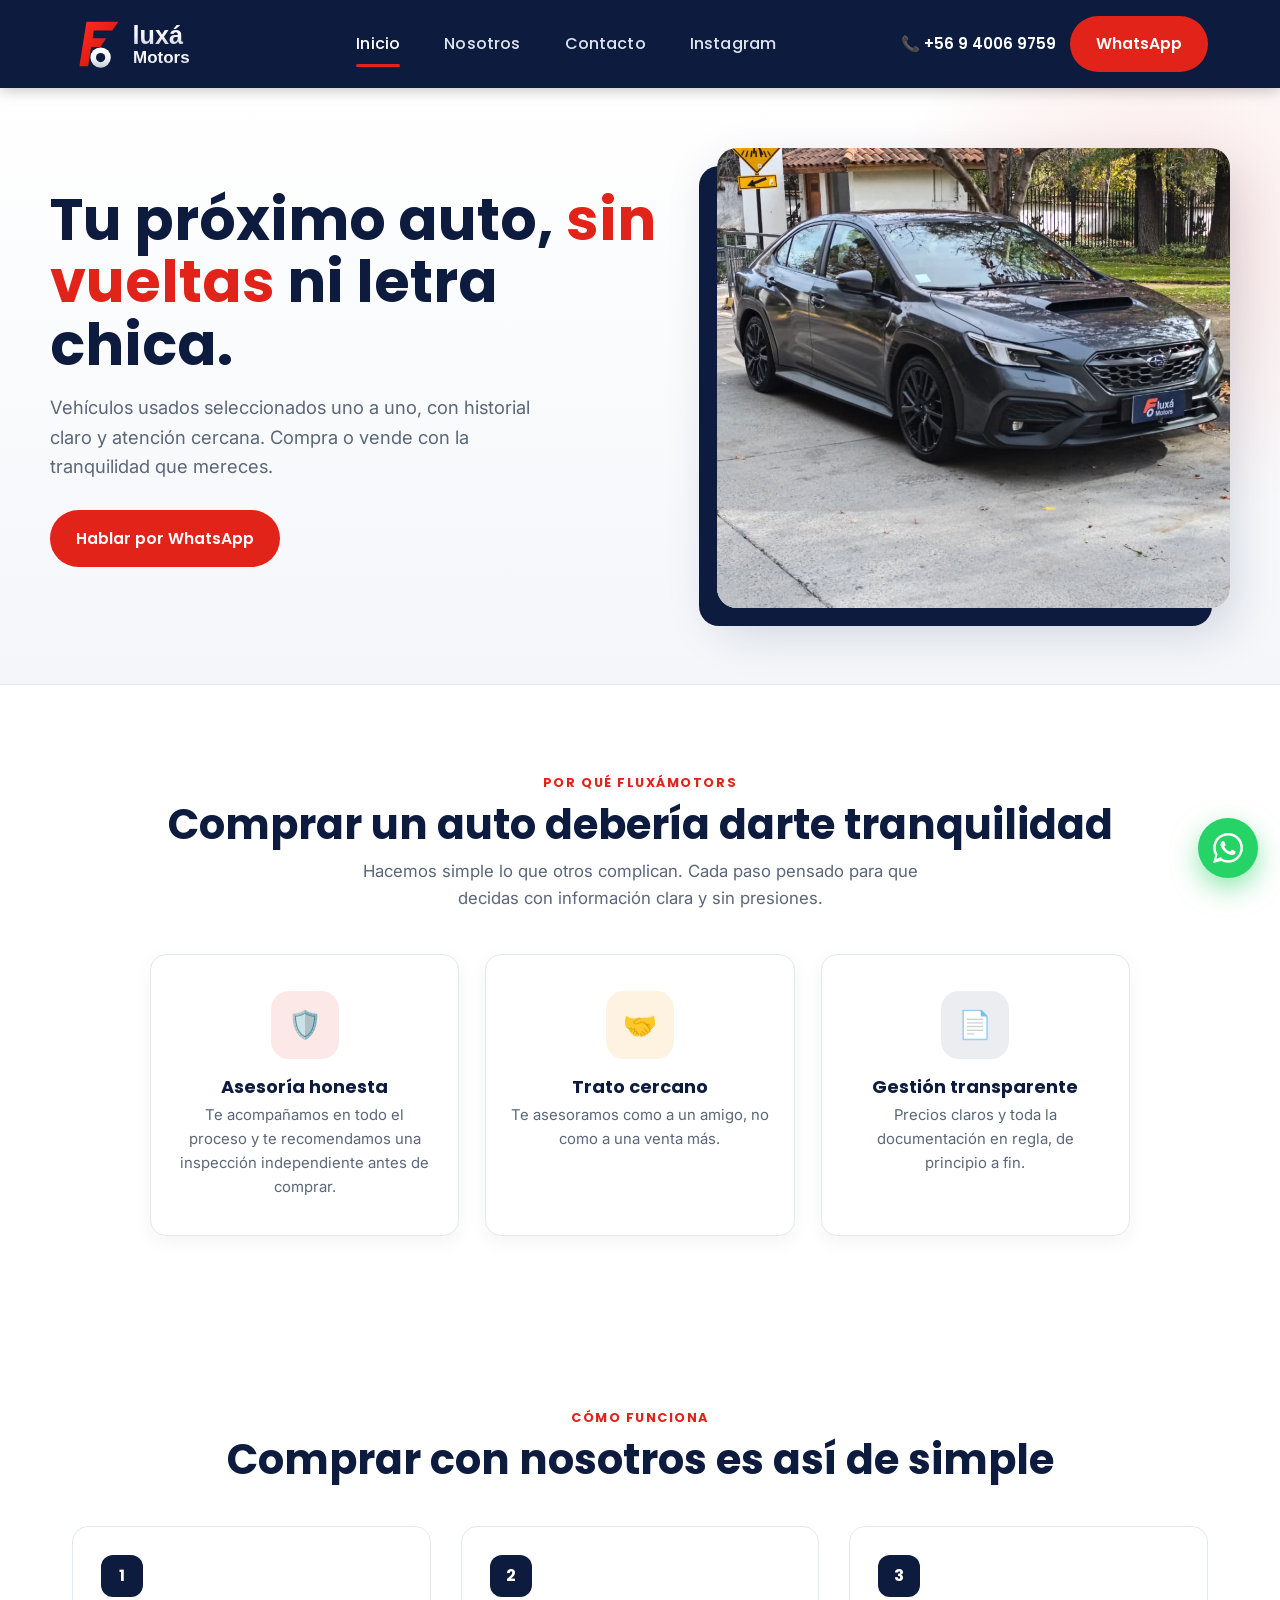
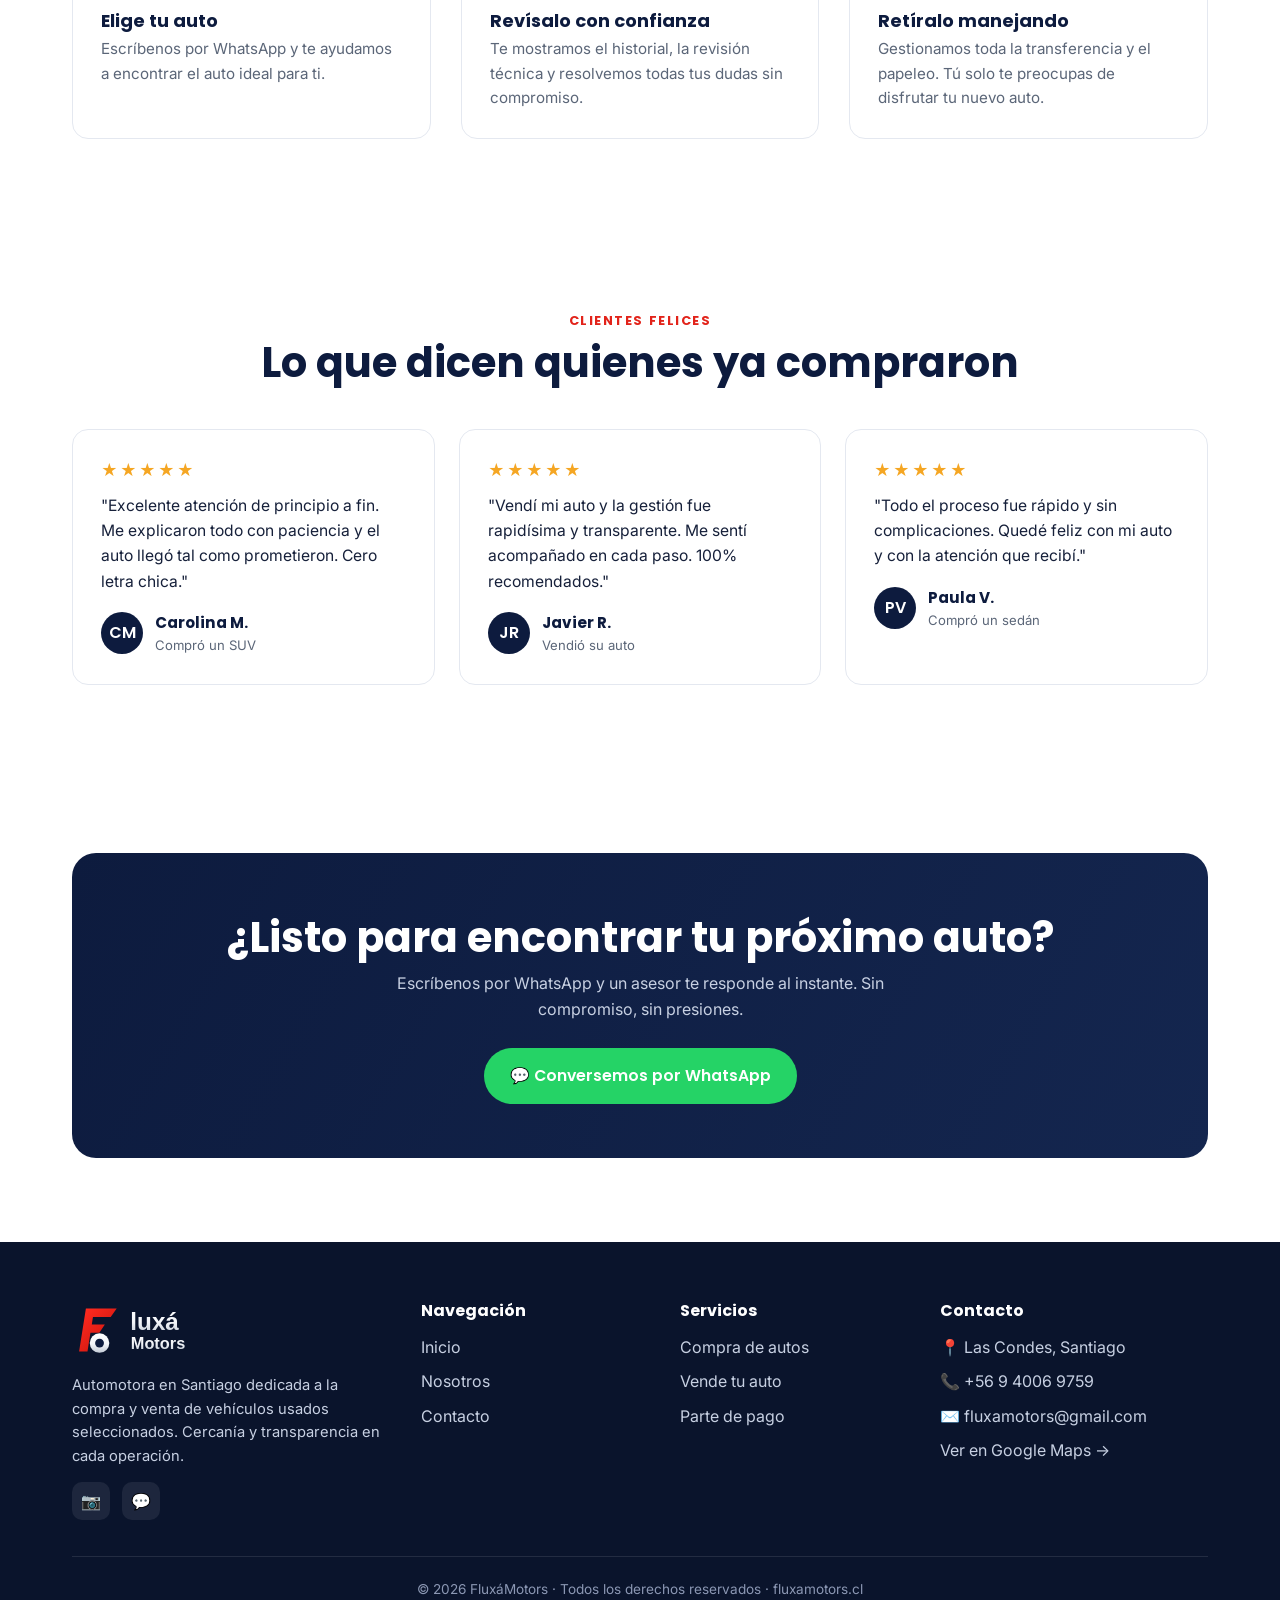
<file: index.html>
<!DOCTYPE html>
<html lang="es">
<head>
<meta charset="UTF-8">
<meta name="viewport" content="width=device-width, initial-scale=1">
<meta name="google-site-verification" content="idxcSu2Uqe_HOJt-FXNfpXL3ZJxicrYe0417DFcEg44">
<title>FluxáMotors | Compra y vende tu auto con confianza</title>
<meta name="description" content="Automotora en Santiago. Vehículos usados seleccionados, gestión transparente y atención cercana. Compra y vende tu auto con FluxáMotors.">
<link rel="canonical" href="https://www.fluxamotors.cl/">
<link rel="alternate" hreflang="es-CL" href="https://www.fluxamotors.cl/">
<link rel="alternate" hreflang="es" href="https://www.fluxamotors.cl/">
<link rel="alternate" hreflang="x-default" href="https://www.fluxamotors.cl/">
<meta name="geo.region" content="CL-RM">
<meta name="geo.placename" content="Las Condes, Santiago">
<meta name="author" content="FluxáMotors">
<meta name="robots" content="index, follow, max-snippet:-1, max-image-preview:large, max-video-preview:-1">

<meta property="og:type" content="website">
<meta property="og:title" content="FluxáMotors | Compra y vende tu auto con confianza">
<meta property="og:description" content="Automotora en Santiago. Vehículos usados seleccionados, gestión transparente y atención cercana. Compra y vende tu auto con FluxáMotors.">
<meta property="og:image" content="https://www.fluxamotors.cl/og-image.jpg">
<meta property="og:image:secure_url" content="https://www.fluxamotors.cl/og-image.jpg">
<meta property="og:image:type" content="image/jpeg">
<meta property="og:image:width" content="1200">
<meta property="og:image:height" content="630">
<meta property="og:image:alt" content="Fluxá Motors — Compra y vende tu auto con confianza. WhatsApp +56 9 4006 9759">
<meta property="og:site_name" content="FluxáMotors">
<meta property="og:url" content="https://www.fluxamotors.cl/">
<meta property="og:locale" content="es_CL">

<meta name="twitter:card" content="summary_large_image">
<meta name="twitter:title" content="FluxáMotors | Compra y vende tu auto con confianza">
<meta name="twitter:description" content="Automotora en Santiago. Vehículos usados seleccionados, gestión transparente y atención cercana. Compra y vende tu auto con FluxáMotors.">
<meta name="twitter:image" content="https://www.fluxamotors.cl/og-image.jpg">
<meta name="twitter:image:alt" content="Fluxá Motors — Compra y vende tu auto con confianza. WhatsApp +56 9 4006 9759">

<link rel="icon" href="/favicon.ico" sizes="32x32">
<link rel="icon" href="/favicon.svg" type="image/svg+xml">
<link rel="icon" type="image/png" sizes="96x96" href="/favicon-96x96.png">
<link rel="apple-touch-icon" sizes="180x180" href="/apple-touch-icon.png">
<link rel="manifest" href="/site.webmanifest">
<meta name="theme-color" content="#0d1b3e">
<meta name="apple-mobile-web-app-title" content="FluxáMotors">
<meta name="application-name" content="FluxáMotors">
<meta name="msapplication-TileColor" content="#0d1b3e">
<link rel="preconnect" href="https://fonts.googleapis.com">
<link rel="preconnect" href="https://fonts.gstatic.com" crossorigin>
<link href="https://fonts.googleapis.com/css2?family=Inter:wght@400;500;600&family=Poppins:wght@500;600;700;800&display=swap" rel="stylesheet">
<link rel="stylesheet" href="styles.css">
<script type="application/ld+json">
{
  "@context": "https://schema.org",
  "@type": "AutoDealer",
  "name": "FluxáMotors",
  "image": "https://www.fluxamotors.cl/auto-fluxamotors.jpg",
  "logo": "https://www.fluxamotors.cl/web-app-manifest-512x512.png",
  "telephone": "+56940069759",
  "email": "fluxamotors@gmail.com",
  "priceRange": "$$",
  "address": {
    "@type": "PostalAddress",
    "addressLocality": "Las Condes",
    "addressRegion": "Santiago",
    "addressCountry": "CL"
  },
  "openingHoursSpecification": {
    "@type": "OpeningHoursSpecification",
    "dayOfWeek": ["Monday","Tuesday","Wednesday","Thursday","Friday"],
    "opens": "09:00",
    "closes": "18:00"
  },
  "sameAs": [
    "https://www.instagram.com/fluxamotors/",
    "https://maps.google.com/?cid=4480946695200721606"
  ],
  "url": "https://www.fluxamotors.cl/",
  "hasMap": "https://maps.google.com/?cid=4480946695200721606",
  "areaServed": [
    { "@type": "City", "name": "Las Condes" },
    { "@type": "City", "name": "Santiago" },
    { "@type": "AdministrativeArea", "name": "Región Metropolitana" },
    { "@type": "Country", "name": "Chile" }
  ],
  "currenciesAccepted": "CLP",
  "paymentAccepted": "Efectivo, Transferencia, Financiamiento automotriz",
  "knowsLanguage": "es-CL"
}
</script>

<script type="application/ld+json">
{
  "@context": "https://schema.org",
  "@type": "WebSite",
  "name": "FluxáMotors",
  "alternateName": ["Fluxa Motors", "Fluxá Motors", "FluxaMotors"],
  "url": "https://www.fluxamotors.cl/",
  "inLanguage": "es-CL",
  "publisher": { "@type": "Organization", "name": "FluxáMotors", "url": "https://www.fluxamotors.cl/" }
}
</script>
<script type="application/ld+json">
{
  "@context": "https://schema.org",
  "@type": "SiteNavigationElement",
  "name": ["Inicio", "Inventario", "Financiamiento", "Nosotros", "Contacto"],
  "url": [
    "https://www.fluxamotors.cl/",
    "https://www.fluxamotors.cl/inventario.html",
    "https://www.fluxamotors.cl/financiamiento.html",
    "https://www.fluxamotors.cl/nosotros.html",
    "https://www.fluxamotors.cl/contacto.html"
  ]
}
</script>
</head>
<body>

<!-- HEADER -->
<header class="site-header">
  <div class="container nav">
    <a class="nav__logo" href="index.html"><img src="logo.svg" alt="FluxáMotors"></a>
    <ul class="nav__links">
      <li><a class="active" href="index.html">Inicio</a></li>
      <li><a href="nosotros.html">Nosotros</a></li>
      <li><a href="contacto.html">Contacto</a></li>
      <li><a href="https://www.instagram.com/fluxamotors/" target="_blank" rel="noopener">Instagram</a></li>
    </ul>
    <div class="nav__cta">
      <span class="nav__phone">📞 +56 9 4006 9759</span>
      <a class="btn btn--primary" href="https://wa.me/56940069759" target="_blank" rel="noopener">WhatsApp</a>
      <button class="nav__toggle" aria-label="Menú"><span></span><span></span><span></span></button>
    </div>
  </div>
</header>

<!-- HERO -->
<section class="hero">
  <div class="container hero__inner">
    <div>
      <h1>Tu próximo auto, <span class="accent">sin vueltas</span> ni letra chica.</h1>
      <p>Vehículos usados seleccionados uno a uno, con historial claro y atención cercana. Compra o vende con la tranquilidad que mereces.</p>
      <div class="hero__actions">
        <a class="btn btn--primary" href="https://wa.me/56940069759" target="_blank" rel="noopener">Hablar por WhatsApp</a>
      </div>
    </div>
    <div class="hero__art">
      <img src="auto-fluxamotors.jpg" alt="Auto FluxáMotors">
    </div>
  </div>
</section>

<!-- TRUST -->
<section class="section">
  <div class="container">
    <div class="center" style="margin-bottom:42px">
      <span class="eyebrow">Por qué FluxáMotors</span>
      <h2>Comprar un auto debería darte tranquilidad</h2>
      <p class="lead center">Hacemos simple lo que otros complican. Cada paso pensado para que decidas con información clara y sin presiones.</p>
    </div>
    <div class="trust trust--3">
      <div class="trust__item">
        <div class="trust__icon">🛡️</div>
        <h3>Asesoría honesta</h3>
        <p>Te acompañamos en todo el proceso y te recomendamos una inspección independiente antes de comprar.</p>
      </div>
      <div class="trust__item">
        <div class="trust__icon trust__icon--gold">🤝</div>
        <h3>Trato cercano</h3>
        <p>Te asesoramos como a un amigo, no como a una venta más.</p>
      </div>
      <div class="trust__item">
        <div class="trust__icon trust__icon--navy">📄</div>
        <h3>Gestión transparente</h3>
        <p>Precios claros y toda la documentación en regla, de principio a fin.</p>
      </div>
    </div>
  </div>
</section>

<!-- STEPS -->
<section class="section">
  <div class="container">
    <div class="center" style="margin-bottom:42px">
      <span class="eyebrow">Cómo funciona</span>
      <h2>Comprar con nosotros es así de simple</h2>
    </div>
    <div class="steps">
      <div class="step"><div class="step__num">1</div><h3>Elige tu auto</h3><p>Escríbenos por WhatsApp y te ayudamos a encontrar el auto ideal para ti.</p></div>
      <div class="step"><div class="step__num">2</div><h3>Revísalo con confianza</h3><p>Te mostramos el historial, la revisión técnica y resolvemos todas tus dudas sin compromiso.</p></div>
      <div class="step"><div class="step__num">3</div><h3>Retíralo manejando</h3><p>Gestionamos toda la transferencia y el papeleo. Tú solo te preocupas de disfrutar tu nuevo auto.</p></div>
    </div>
  </div>
</section>

<!-- TESTIMONIALS -->
<section class="section">
  <div class="container">
    <div class="center" style="margin-bottom:42px">
      <span class="eyebrow">Clientes felices</span>
      <h2>Lo que dicen quienes ya compraron</h2>
    </div>
    <div class="quotes">
      <div class="quote">
        <div class="quote__stars">★★★★★</div>
        <p>"Excelente atención de principio a fin. Me explicaron todo con paciencia y el auto llegó tal como prometieron. Cero letra chica."</p>
        <div class="quote__author"><div class="quote__avatar">CM</div><div><b>Carolina M.</b><span>Compró un SUV</span></div></div>
      </div>
      <div class="quote">
        <div class="quote__stars">★★★★★</div>
        <p>"Vendí mi auto y la gestión fue rapidísima y transparente. Me sentí acompañado en cada paso. 100% recomendados."</p>
        <div class="quote__author"><div class="quote__avatar">JR</div><div><b>Javier R.</b><span>Vendió su auto</span></div></div>
      </div>
      <div class="quote">
        <div class="quote__stars">★★★★★</div>
        <p>"Todo el proceso fue rápido y sin complicaciones. Quedé feliz con mi auto y con la atención que recibí."</p>
        <div class="quote__author"><div class="quote__avatar">PV</div><div><b>Paula V.</b><span>Compró un sedán</span></div></div>
      </div>
    </div>
  </div>
</section>

<!-- CTA BAND -->
<section class="section">
  <div class="container">
    <div class="cta-band">
      <h2>¿Listo para encontrar tu próximo auto?</h2>
      <p>Escríbenos por WhatsApp y un asesor te responde al instante. Sin compromiso, sin presiones.</p>
      <a class="btn btn--wa" href="https://wa.me/56940069759" target="_blank" rel="noopener">💬 Conversemos por WhatsApp</a>
    </div>
  </div>
</section>

<!-- FOOTER -->
<footer class="site-footer">
  <div class="container">
    <div class="footer__grid">
      <div>
        <img src="logo.svg" alt="FluxáMotors">
        <p>Automotora en Santiago dedicada a la compra y venta de vehículos usados seleccionados. Cercanía y transparencia en cada operación.</p>
        <div class="social">
          <a href="https://www.instagram.com/fluxamotors/" target="_blank" rel="noopener" aria-label="Instagram">📷</a>
                    <a href="https://wa.me/56940069759" aria-label="WhatsApp">💬</a>
        </div>
      </div>
      <div>
        <h4>Navegación</h4>
        <ul>
          <li><a href="index.html">Inicio</a></li>
          <li><a href="nosotros.html">Nosotros</a></li>
          <li><a href="contacto.html">Contacto</a></li>
        </ul>
      </div>
      <div>
        <h4>Servicios</h4>
        <ul>
          <li><a href="https://wa.me/56940069759" target="_blank" rel="noopener">Compra de autos</a></li>
          <li><a href="contacto.html">Vende tu auto</a></li>
          <li><a href="contacto.html">Parte de pago</a></li>
        </ul>
      </div>
      <div>
        <h4>Contacto</h4>
        <ul>
          <li>📍 Las Condes, Santiago</li>
          <li>📞 +56 9 4006 9759</li>
          <li>✉️ fluxamotors@gmail.com</li>
          <li><a href="https://maps.google.com/?cid=4480946695200721606" target="_blank" rel="noopener">Ver en Google Maps →</a></li>
        </ul>
      </div>
    </div>
    <div class="footer__bottom">© 2026 FluxáMotors · Todos los derechos reservados · fluxamotors.cl</div>
  </div>
</footer>

<a class="wa-float" href="https://wa.me/56940069759" target="_blank" rel="noopener" aria-label="WhatsApp">
  <svg width="30" height="30" viewBox="0 0 24 24" fill="currentColor"><path d="M.057 24l1.687-6.163a11.867 11.867 0 01-1.587-5.946C.16 5.335 5.495 0 12.05 0a11.82 11.82 0 018.413 3.488 11.82 11.82 0 013.48 8.414c-.003 6.557-5.338 11.892-11.893 11.892a11.9 11.9 0 01-5.688-1.448L.057 24zm6.597-3.807c1.676.995 3.276 1.591 5.392 1.592 5.448 0 9.886-4.434 9.889-9.885.002-5.462-4.415-9.89-9.881-9.892-5.452 0-9.887 4.434-9.889 9.884a9.86 9.86 0 001.51 5.26l-.999 3.648 3.978-1.607zm11.387-5.464c-.074-.124-.272-.198-.57-.347-.297-.149-1.758-.868-2.031-.967-.272-.099-.47-.149-.669.149-.198.297-.768.967-.941 1.165-.173.198-.347.223-.644.074-.297-.149-1.255-.462-2.39-1.475-.883-.788-1.48-1.761-1.653-2.059-.173-.297-.018-.458.13-.606.134-.133.297-.347.446-.521.151-.172.2-.296.3-.495.099-.198.05-.372-.025-.521-.075-.148-.669-1.611-.916-2.206-.242-.579-.487-.501-.669-.51l-.57-.01c-.198 0-.52.074-.792.372s-1.04 1.016-1.04 2.479 1.065 2.876 1.213 3.074c.149.198 2.095 3.2 5.076 4.487.71.306 1.263.489 1.694.626.712.226 1.36.194 1.872.118.571-.085 1.758-.719 2.006-1.413.248-.695.248-1.29.173-1.414z"/></svg>
</a>

<script src="main.js"></script>
</body>
</html>
</file>
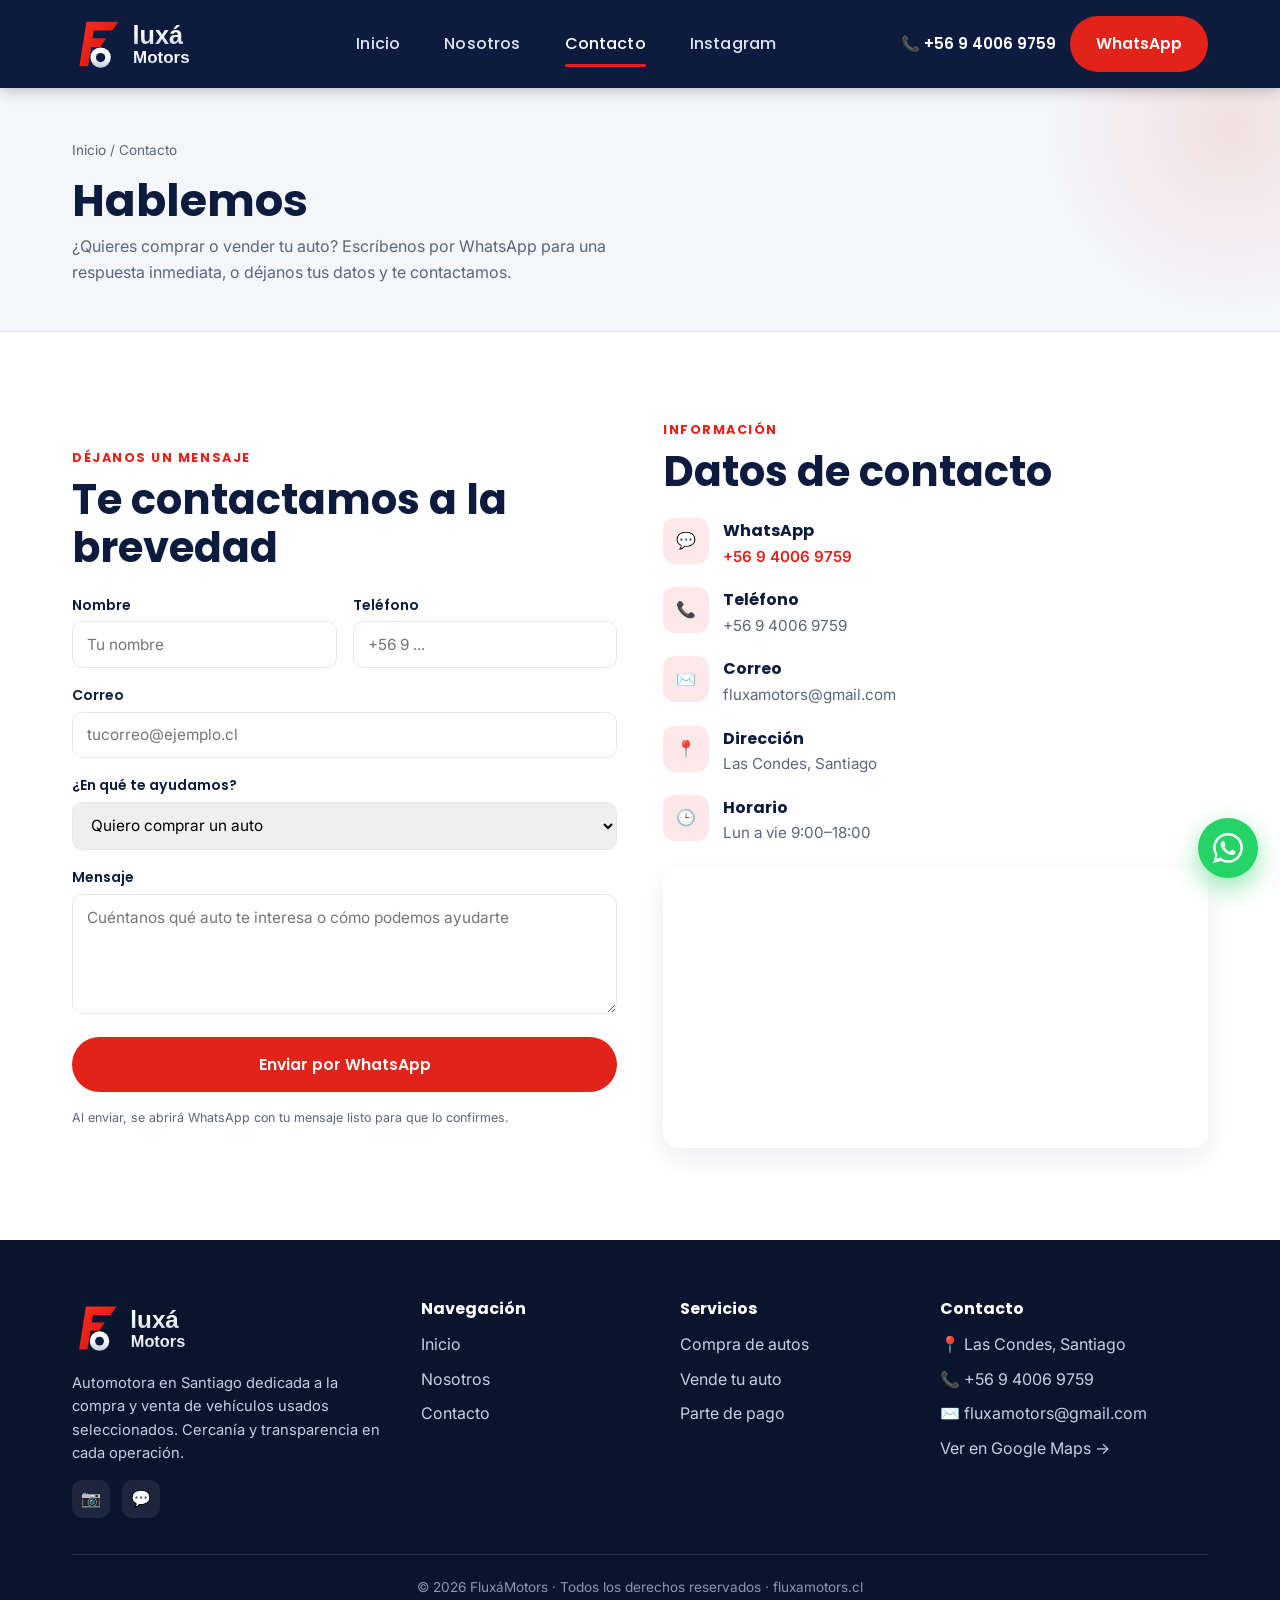
<file: contacto.html>
<!DOCTYPE html>
<html lang="es">
<head>
<meta charset="UTF-8">
<meta name="viewport" content="width=device-width, initial-scale=1">
<meta name="google-site-verification" content="idxcSu2Uqe_HOJt-FXNfpXL3ZJxicrYe0417DFcEg44">
<title>Contacto | FluxáMotors</title>
<meta name="description" content="Contáctanos para comprar o vender tu auto. Escríbenos por WhatsApp o déjanos tus datos y te respondemos a la brevedad.">
<link rel="canonical" href="https://www.fluxamotors.cl/contacto.html">
<link rel="alternate" hreflang="es-CL" href="https://www.fluxamotors.cl/contacto.html">
<link rel="alternate" hreflang="es" href="https://www.fluxamotors.cl/contacto.html">
<link rel="alternate" hreflang="x-default" href="https://www.fluxamotors.cl/contacto.html">
<meta name="geo.region" content="CL-RM">
<meta name="geo.placename" content="Las Condes, Santiago">
<meta name="author" content="FluxáMotors">
<meta name="robots" content="index, follow, max-snippet:-1, max-image-preview:large, max-video-preview:-1">

<meta property="og:type" content="website">
<meta property="og:title" content="Contacto | FluxáMotors">
<meta property="og:description" content="Contáctanos para comprar o vender tu auto. Escríbenos por WhatsApp o déjanos tus datos y te respondemos a la brevedad.">
<meta property="og:image" content="https://www.fluxamotors.cl/og-contacto.jpg">
<meta property="og:image:secure_url" content="https://www.fluxamotors.cl/og-contacto.jpg">
<meta property="og:image:type" content="image/jpeg">
<meta property="og:image:width" content="1200">
<meta property="og:image:height" content="630">
<meta property="og:image:alt" content="Fluxá Motors — Hablemos por WhatsApp, te respondemos al toque">
<meta property="og:site_name" content="FluxáMotors">
<meta property="og:url" content="https://www.fluxamotors.cl/contacto.html">
<meta property="og:locale" content="es_CL">

<meta name="twitter:card" content="summary_large_image">
<meta name="twitter:title" content="Contacto | FluxáMotors">
<meta name="twitter:description" content="Contáctanos para comprar o vender tu auto. Escríbenos por WhatsApp o déjanos tus datos y te respondemos a la brevedad.">
<meta name="twitter:image" content="https://www.fluxamotors.cl/og-contacto.jpg">
<meta name="twitter:image:alt" content="Fluxá Motors — Hablemos por WhatsApp, te respondemos al toque">

<link rel="icon" href="/favicon.ico" sizes="32x32">
<link rel="icon" href="/favicon.svg" type="image/svg+xml">
<link rel="icon" type="image/png" sizes="96x96" href="/favicon-96x96.png">
<link rel="apple-touch-icon" sizes="180x180" href="/apple-touch-icon.png">
<link rel="manifest" href="/site.webmanifest">
<meta name="theme-color" content="#0d1b3e">
<meta name="apple-mobile-web-app-title" content="FluxáMotors">
<meta name="application-name" content="FluxáMotors">
<meta name="msapplication-TileColor" content="#0d1b3e">
<link rel="preconnect" href="https://fonts.googleapis.com">
<link rel="preconnect" href="https://fonts.gstatic.com" crossorigin>
<link href="https://fonts.googleapis.com/css2?family=Inter:wght@400;500;600&family=Poppins:wght@500;600;700;800&display=swap" rel="stylesheet">
<link rel="stylesheet" href="styles.css">
<script type="application/ld+json">
{
  "@context": "https://schema.org",
  "@type": "AutoDealer",
  "name": "FluxáMotors",
  "image": "https://www.fluxamotors.cl/auto-fluxamotors.jpg",
  "logo": "https://www.fluxamotors.cl/web-app-manifest-512x512.png",
  "telephone": "+56940069759",
  "email": "fluxamotors@gmail.com",
  "priceRange": "$$",
  "address": {
    "@type": "PostalAddress",
    "addressLocality": "Las Condes",
    "addressRegion": "Santiago",
    "addressCountry": "CL"
  },
  "openingHoursSpecification": {
    "@type": "OpeningHoursSpecification",
    "dayOfWeek": ["Monday","Tuesday","Wednesday","Thursday","Friday"],
    "opens": "09:00",
    "closes": "18:00"
  },
  "sameAs": [
    "https://www.instagram.com/fluxamotors/",
    "https://maps.google.com/?cid=4480946695200721606"
  ],
  "url": "https://www.fluxamotors.cl/",
  "hasMap": "https://maps.google.com/?cid=4480946695200721606",
  "areaServed": [
    { "@type": "City", "name": "Las Condes" },
    { "@type": "City", "name": "Santiago" },
    { "@type": "AdministrativeArea", "name": "Región Metropolitana" },
    { "@type": "Country", "name": "Chile" }
  ],
  "currenciesAccepted": "CLP",
  "paymentAccepted": "Efectivo, Transferencia, Financiamiento automotriz",
  "knowsLanguage": "es-CL"
}
</script>
</head>
<body>

<header class="site-header">
  <div class="container nav">
    <a class="nav__logo" href="index.html"><img src="logo.svg" alt="FluxáMotors"></a>
    <ul class="nav__links">
      <li><a href="index.html">Inicio</a></li>
      <li><a href="nosotros.html">Nosotros</a></li>
      <li><a class="active" href="contacto.html">Contacto</a></li>
      <li><a href="https://www.instagram.com/fluxamotors/" target="_blank" rel="noopener">Instagram</a></li>
    </ul>
    <div class="nav__cta">
      <span class="nav__phone">📞 +56 9 4006 9759</span>
      <a class="btn btn--primary" href="https://wa.me/56940069759" target="_blank" rel="noopener">WhatsApp</a>
      <button class="nav__toggle" aria-label="Menú"><span></span><span></span><span></span></button>
    </div>
  </div>
</header>

<section class="pagehero">
  <div class="container">
    <div class="breadcrumb"><a href="index.html">Inicio</a> / Contacto</div>
    <h1>Hablemos</h1>
    <p>¿Quieres comprar o vender tu auto? Escríbenos por WhatsApp para una respuesta inmediata, o déjanos tus datos y te contactamos.</p>
  </div>
</section>

<section class="section">
  <div class="container split">
    <div>
      <span class="eyebrow">Déjanos un mensaje</span>
      <h2>Te contactamos a la brevedad</h2>
      <form class="form" style="margin-top:22px" onsubmit="enviar(event)">
        <div class="row">
          <div><label>Nombre</label><input type="text" id="f_nombre" required placeholder="Tu nombre"></div>
          <div><label>Teléfono</label><input type="tel" id="f_tel" required placeholder="+56 9 ..."></div>
        </div>
        <div><label>Correo</label><input type="email" id="f_mail" placeholder="tucorreo@ejemplo.cl"></div>
        <div><label>¿En qué te ayudamos?</label>
          <select id="f_tipo"><option>Quiero comprar un auto</option><option>Quiero vender mi auto</option><option>Parte de pago</option><option>Otra consulta</option></select>
        </div>
        <div><label>Mensaje</label><textarea id="f_msg" placeholder="Cuéntanos qué auto te interesa o cómo podemos ayudarte"></textarea></div>
        <button class="btn btn--primary" type="submit" style="justify-content:center">Enviar por WhatsApp</button>
        <p style="font-size:.78rem;color:var(--muted)">Al enviar, se abrirá WhatsApp con tu mensaje listo para que lo confirmes.</p>
      </form>
    </div>
    <div>
      <span class="eyebrow">Información</span>
      <h2>Datos de contacto</h2>
      <ul class="infolist" style="margin:22px 0">
        <li><div class="ic">💬</div><div><b>WhatsApp</b><span><a href="https://wa.me/56940069759" target="_blank" rel="noopener" style="color:var(--red);font-weight:600">+56 9 4006 9759</a></span></div></li>
        <li><div class="ic">📞</div><div><b>Teléfono</b><span>+56 9 4006 9759</span></div></li>
        <li><div class="ic">✉️</div><div><b>Correo</b><span>fluxamotors@gmail.com</span></div></li>
        <li><div class="ic">📍</div><div><b>Dirección</b><span>Las Condes, Santiago</span></div></li>
        <li><div class="ic">🕒</div><div><b>Horario</b><span>Lun a vie 9:00–18:00</span></div></li>
      </ul>
      <iframe title="Ubicación FluxáMotors" src="https://maps.google.com/maps?q=Las+Condes,+Santiago,+Chile&z=13&output=embed" style="width:100%;height:280px;border:0;border-radius:16px;box-shadow:var(--shadow)" loading="lazy"></iframe>
    </div>
  </div>
</section>

<footer class="site-footer">
  <div class="container">
    <div class="footer__grid">
      <div>
        <img src="logo.svg" alt="FluxáMotors">
        <p>Automotora en Santiago dedicada a la compra y venta de vehículos usados seleccionados. Cercanía y transparencia en cada operación.</p>
        <div class="social"><a href="https://www.instagram.com/fluxamotors/" target="_blank" rel="noopener" aria-label="Instagram">📷</a><a href="https://wa.me/56940069759" aria-label="WhatsApp">💬</a></div>
      </div>
      <div><h4>Navegación</h4><ul><li><a href="index.html">Inicio</a></li><li><a href="nosotros.html">Nosotros</a></li><li><a href="contacto.html">Contacto</a></li></ul></div>
      <div><h4>Servicios</h4><ul><li><a href="https://wa.me/56940069759" target="_blank" rel="noopener">Compra de autos</a></li><li><a href="contacto.html">Vende tu auto</a></li><li><a href="contacto.html">Parte de pago</a></li></ul></div>
      <div><h4>Contacto</h4><ul><li>📍 Las Condes, Santiago</li><li>📞 +56 9 4006 9759</li><li>✉️ fluxamotors@gmail.com</li><li><a href="https://maps.google.com/?cid=4480946695200721606" target="_blank" rel="noopener">Ver en Google Maps →</a></li></ul></div>
    </div>
    <div class="footer__bottom">© 2026 FluxáMotors · Todos los derechos reservados · fluxamotors.cl</div>
  </div>
</footer>

<a class="wa-float" href="https://wa.me/56940069759" target="_blank" rel="noopener" aria-label="WhatsApp">
  <svg width="30" height="30" viewBox="0 0 24 24" fill="currentColor"><path d="M.057 24l1.687-6.163a11.867 11.867 0 01-1.587-5.946C.16 5.335 5.495 0 12.05 0a11.82 11.82 0 018.413 3.488 11.82 11.82 0 013.48 8.414c-.003 6.557-5.338 11.892-11.893 11.892a11.9 11.9 0 01-5.688-1.448L.057 24zm6.597-3.807c1.676.995 3.276 1.591 5.392 1.592 5.448 0 9.886-4.434 9.889-9.885.002-5.462-4.415-9.89-9.881-9.892-5.452 0-9.887 4.434-9.889 9.884a9.86 9.86 0 001.51 5.26l-.999 3.648 3.978-1.607zm11.387-5.464c-.074-.124-.272-.198-.57-.347-.297-.149-1.758-.868-2.031-.967-.272-.099-.47-.149-.669.149-.198.297-.768.967-.941 1.165-.173.198-.347.223-.644.074-.297-.149-1.255-.462-2.39-1.475-.883-.788-1.48-1.761-1.653-2.059-.173-.297-.018-.458.13-.606.134-.133.297-.347.446-.521.151-.172.2-.296.3-.495.099-.198.05-.372-.025-.521-.075-.148-.669-1.611-.916-2.206-.242-.579-.487-.501-.669-.51l-.57-.01c-.198 0-.52.074-.792.372s-1.04 1.016-1.04 2.479 1.065 2.876 1.213 3.074c.149.198 2.095 3.2 5.076 4.487.71.306 1.263.489 1.694.626.712.226 1.36.194 1.872.118.571-.085 1.758-.719 2.006-1.413.248-.695.248-1.29.173-1.414z"/></svg>
</a>

<script src="main.js"></script>
<script>
function enviar(e){
  e.preventDefault();
  const g=id=>document.getElementById(id).value;
  const msg=`Hola FluxáMotors 👋%0A%0ANombre: ${encodeURIComponent(g('f_nombre'))}%0ATeléfono: ${encodeURIComponent(g('f_tel'))}%0ACorreo: ${encodeURIComponent(g('f_mail'))}%0AMotivo: ${encodeURIComponent(g('f_tipo'))}%0AMensaje: ${encodeURIComponent(g('f_msg'))}`;
  window.open('https://wa.me/56940069759?text='+msg,'_blank');
}
</script>
</body>
</html>
</file>
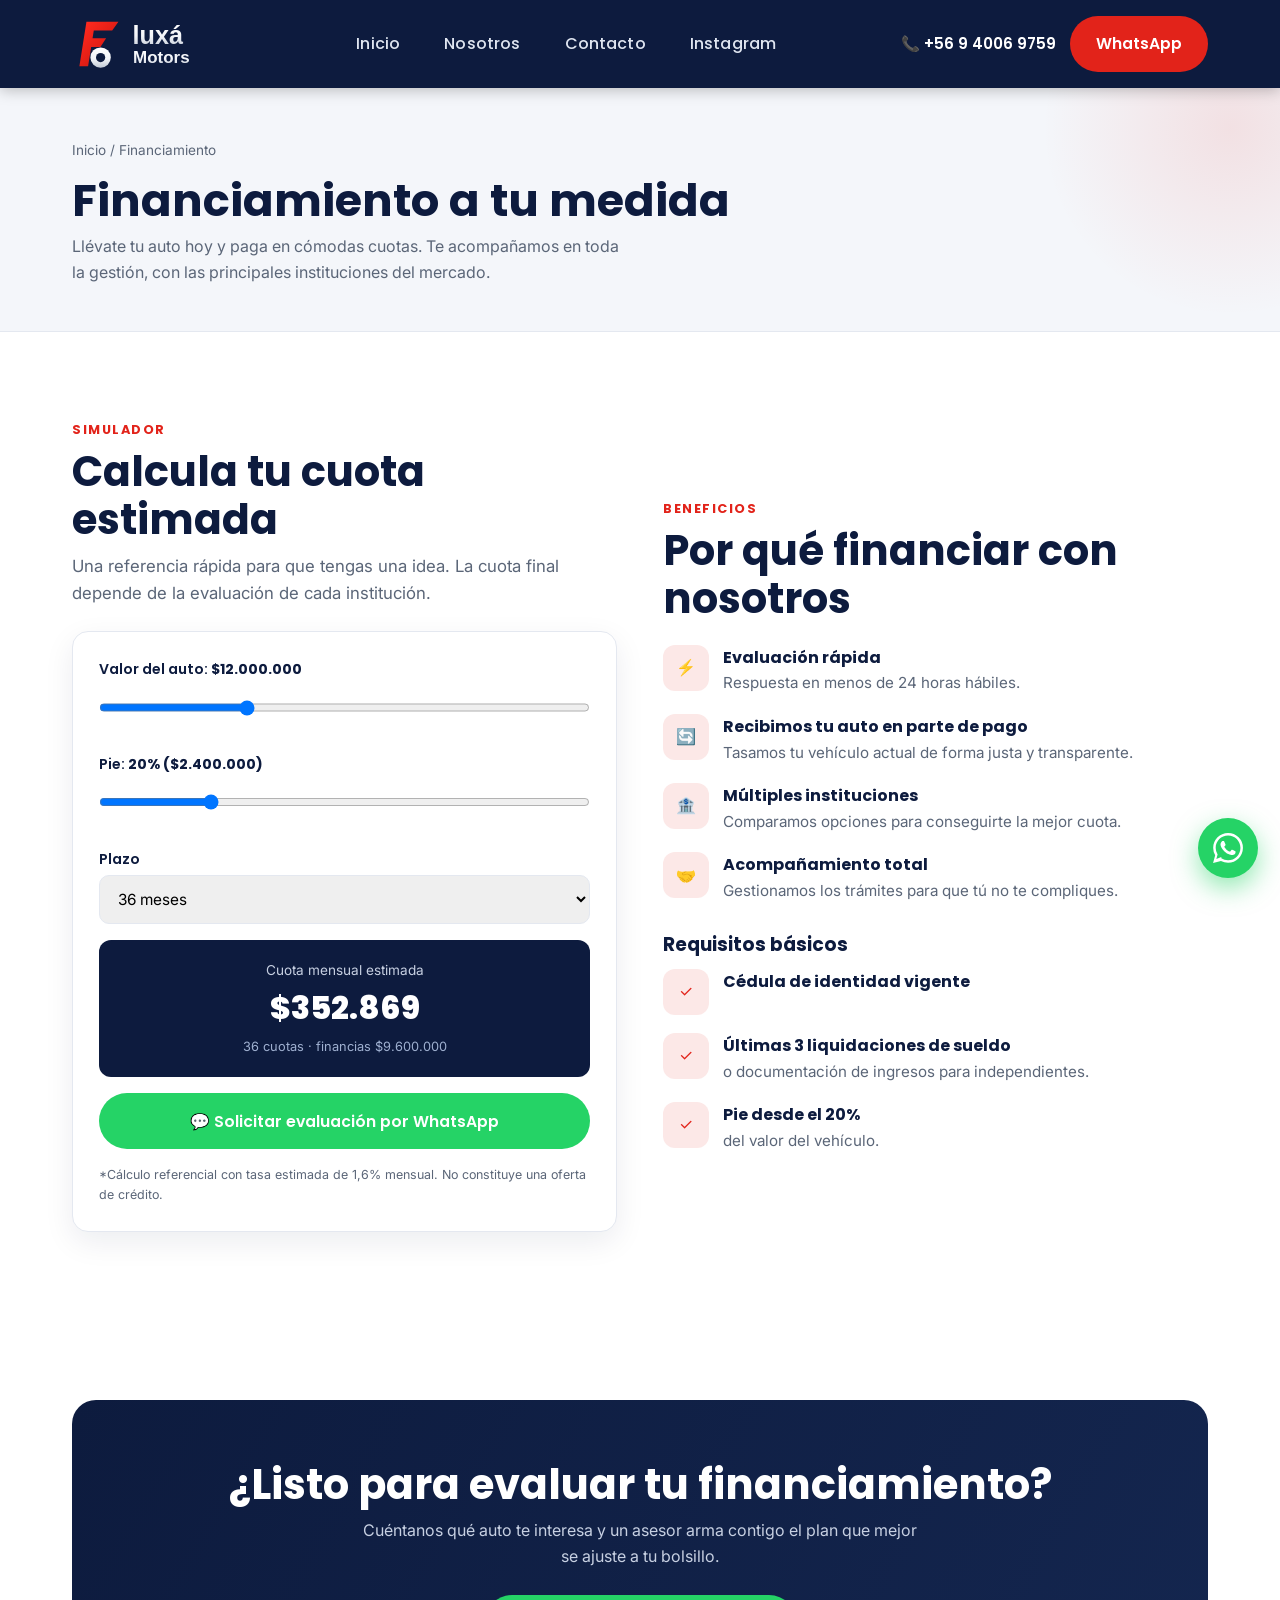
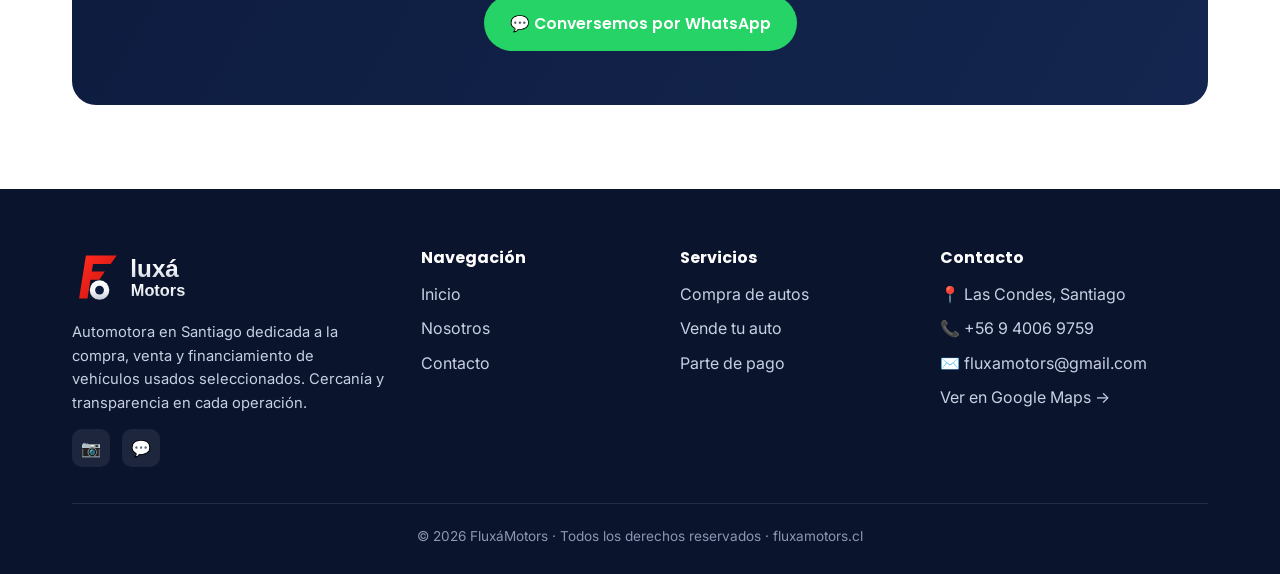
<file: financiamiento.html>
<!DOCTYPE html>
<html lang="es">
<head>
<meta charset="UTF-8">
<meta name="viewport" content="width=device-width, initial-scale=1">
<meta name="google-site-verification" content="idxcSu2Uqe_HOJt-FXNfpXL3ZJxicrYe0417DFcEg44">
<title>Financiamiento | FluxáMotors</title>
<meta name="description" content="Financia tu auto con FluxáMotors. Simula tu cuota, conoce los requisitos y recibe tu auto en parte de pago. Evaluación rápida y atención cercana.">
<link rel="canonical" href="https://www.fluxamotors.cl/financiamiento.html">
<link rel="alternate" hreflang="es-CL" href="https://www.fluxamotors.cl/financiamiento.html">
<link rel="alternate" hreflang="es" href="https://www.fluxamotors.cl/financiamiento.html">
<link rel="alternate" hreflang="x-default" href="https://www.fluxamotors.cl/financiamiento.html">
<meta name="geo.region" content="CL-RM">
<meta name="geo.placename" content="Las Condes, Santiago">
<meta name="author" content="FluxáMotors">
<meta name="robots" content="index, follow, max-snippet:-1, max-image-preview:large, max-video-preview:-1">

<meta property="og:type" content="website">
<meta property="og:title" content="Financiamiento | FluxáMotors">
<meta property="og:description" content="Financia tu auto con FluxáMotors. Simula tu cuota, conoce los requisitos y recibe tu auto en parte de pago. Evaluación rápida y atención cercana.">
<meta property="og:image" content="https://www.fluxamotors.cl/og-financiamiento.jpg">
<meta property="og:image:secure_url" content="https://www.fluxamotors.cl/og-financiamiento.jpg">
<meta property="og:image:type" content="image/jpeg">
<meta property="og:image:width" content="1200">
<meta property="og:image:height" content="630">
<meta property="og:image:alt" content="Fluxá Motors — Simula tu cuota y llévate tu auto">
<meta property="og:site_name" content="FluxáMotors">
<meta property="og:url" content="https://www.fluxamotors.cl/financiamiento.html">
<meta property="og:locale" content="es_CL">

<meta name="twitter:card" content="summary_large_image">
<meta name="twitter:title" content="Financiamiento | FluxáMotors">
<meta name="twitter:description" content="Financia tu auto con FluxáMotors. Simula tu cuota, conoce los requisitos y recibe tu auto en parte de pago. Evaluación rápida y atención cercana.">
<meta name="twitter:image" content="https://www.fluxamotors.cl/og-financiamiento.jpg">
<meta name="twitter:image:alt" content="Fluxá Motors — Simula tu cuota y llévate tu auto">

<link rel="icon" href="/favicon.ico" sizes="32x32">
<link rel="icon" href="/favicon.svg" type="image/svg+xml">
<link rel="icon" type="image/png" sizes="96x96" href="/favicon-96x96.png">
<link rel="apple-touch-icon" sizes="180x180" href="/apple-touch-icon.png">
<link rel="manifest" href="/site.webmanifest">
<meta name="theme-color" content="#0d1b3e">
<meta name="apple-mobile-web-app-title" content="FluxáMotors">
<meta name="application-name" content="FluxáMotors">
<meta name="msapplication-TileColor" content="#0d1b3e">
<link rel="preconnect" href="https://fonts.googleapis.com">
<link rel="preconnect" href="https://fonts.gstatic.com" crossorigin>
<link href="https://fonts.googleapis.com/css2?family=Inter:wght@400;500;600&family=Poppins:wght@500;600;700;800&display=swap" rel="stylesheet">
<link rel="stylesheet" href="styles.css">
<script type="application/ld+json">
{
  "@context": "https://schema.org",
  "@type": "AutoDealer",
  "name": "FluxáMotors",
  "image": "https://www.fluxamotors.cl/auto-fluxamotors.jpg",
  "logo": "https://www.fluxamotors.cl/web-app-manifest-512x512.png",
  "telephone": "+56940069759",
  "email": "fluxamotors@gmail.com",
  "priceRange": "$$",
  "address": {
    "@type": "PostalAddress",
    "addressLocality": "Las Condes",
    "addressRegion": "Santiago",
    "addressCountry": "CL"
  },
  "openingHoursSpecification": {
    "@type": "OpeningHoursSpecification",
    "dayOfWeek": ["Monday","Tuesday","Wednesday","Thursday","Friday"],
    "opens": "09:00",
    "closes": "18:00"
  },
  "sameAs": [
    "https://www.instagram.com/fluxamotors/",
    "https://maps.google.com/?cid=4480946695200721606"
  ],
  "url": "https://www.fluxamotors.cl/",
  "hasMap": "https://maps.google.com/?cid=4480946695200721606",
  "areaServed": [
    { "@type": "City", "name": "Las Condes" },
    { "@type": "City", "name": "Santiago" },
    { "@type": "AdministrativeArea", "name": "Región Metropolitana" },
    { "@type": "Country", "name": "Chile" }
  ],
  "currenciesAccepted": "CLP",
  "paymentAccepted": "Efectivo, Transferencia, Financiamiento automotriz",
  "knowsLanguage": "es-CL"
}
</script>
</head>
<body>

<header class="site-header">
  <div class="container nav">
    <a class="nav__logo" href="index.html"><img src="logo.svg" alt="FluxáMotors"></a>
    <ul class="nav__links">
      <li><a href="index.html">Inicio</a></li>
      <li><a href="nosotros.html">Nosotros</a></li>
      <li><a href="contacto.html">Contacto</a></li>
      <li><a href="https://www.instagram.com/fluxamotors/" target="_blank" rel="noopener">Instagram</a></li>
    </ul>
    <div class="nav__cta">
      <span class="nav__phone">📞 +56 9 4006 9759</span>
      <a class="btn btn--primary" href="https://wa.me/56940069759" target="_blank" rel="noopener">WhatsApp</a>
      <button class="nav__toggle" aria-label="Menú"><span></span><span></span><span></span></button>
    </div>
  </div>
</header>

<section class="pagehero">
  <div class="container">
    <div class="breadcrumb"><a href="index.html">Inicio</a> / Financiamiento</div>
    <h1>Financiamiento a tu medida</h1>
    <p>Llévate tu auto hoy y paga en cómodas cuotas. Te acompañamos en toda la gestión, con las principales instituciones del mercado.</p>
  </div>
</section>

<section class="section">
  <div class="container split">
    <div>
      <span class="eyebrow">Simulador</span>
      <h2>Calcula tu cuota estimada</h2>
      <p class="lead" style="margin-bottom:24px">Una referencia rápida para que tengas una idea. La cuota final depende de la evaluación de cada institución.</p>
      <div class="form" style="background:#fff;border:1px solid var(--line);border-radius:16px;padding:26px;box-shadow:var(--shadow)">
        <div>
          <label>Valor del auto: <strong id="vPrice">$12.000.000</strong></label>
          <input type="range" id="price" min="5000000" max="30000000" step="500000" value="12000000">
        </div>
        <div>
          <label>Pie: <strong id="vDown">20%</strong></label>
          <input type="range" id="down" min="10" max="60" step="5" value="20">
        </div>
        <div>
          <label>Plazo</label>
          <select id="term"><option value="12">12 meses</option><option value="24">24 meses</option><option value="36" selected>36 meses</option><option value="48">48 meses</option></select>
        </div>
        <div style="background:var(--navy);color:#fff;border-radius:12px;padding:20px;text-align:center">
          <div style="font-size:.85rem;color:#c7d0e2">Cuota mensual estimada</div>
          <div id="cuota" style="font-family:var(--font-head);font-weight:800;font-size:2rem">$0</div>
          <div id="detalle" style="font-size:.8rem;color:#9fb0d0;margin-top:4px"></div>
        </div>
        <a class="btn btn--wa" id="simWa" href="https://wa.me/56940069759" target="_blank" rel="noopener" style="justify-content:center">💬 Solicitar evaluación por WhatsApp</a>
        <p style="font-size:.78rem;color:var(--muted)">*Cálculo referencial con tasa estimada de 1,6% mensual. No constituye una oferta de crédito.</p>
      </div>
    </div>
    <div>
      <span class="eyebrow">Beneficios</span>
      <h2>Por qué financiar con nosotros</h2>
      <ul class="infolist" style="margin-top:22px">
        <li><div class="ic">⚡</div><div><b>Evaluación rápida</b><span>Respuesta en menos de 24 horas hábiles.</span></div></li>
        <li><div class="ic">🔄</div><div><b>Recibimos tu auto en parte de pago</b><span>Tasamos tu vehículo actual de forma justa y transparente.</span></div></li>
        <li><div class="ic">🏦</div><div><b>Múltiples instituciones</b><span>Comparamos opciones para conseguirte la mejor cuota.</span></div></li>
        <li><div class="ic">🤝</div><div><b>Acompañamiento total</b><span>Gestionamos los trámites para que tú no te compliques.</span></div></li>
      </ul>
      <h3 style="margin:30px 0 14px">Requisitos básicos</h3>
      <ul class="infolist">
        <li><div class="ic">✓</div><div><b>Cédula de identidad vigente</b></div></li>
        <li><div class="ic">✓</div><div><b>Últimas 3 liquidaciones de sueldo</b><span>o documentación de ingresos para independientes.</span></div></li>
        <li><div class="ic">✓</div><div><b>Pie desde el 20%</b><span>del valor del vehículo.</span></div></li>
      </ul>
    </div>
  </div>
</section>

<section class="section">
  <div class="container">
    <div class="cta-band">
      <h2>¿Listo para evaluar tu financiamiento?</h2>
      <p>Cuéntanos qué auto te interesa y un asesor arma contigo el plan que mejor se ajuste a tu bolsillo.</p>
      <a class="btn btn--wa" href="https://wa.me/56940069759" target="_blank" rel="noopener">💬 Conversemos por WhatsApp</a>
    </div>
  </div>
</section>

<footer class="site-footer">
  <div class="container">
    <div class="footer__grid">
      <div>
        <img src="logo.svg" alt="FluxáMotors">
        <p>Automotora en Santiago dedicada a la compra, venta y financiamiento de vehículos usados seleccionados. Cercanía y transparencia en cada operación.</p>
        <div class="social"><a href="https://www.instagram.com/fluxamotors/" target="_blank" rel="noopener" aria-label="Instagram">📷</a><a href="https://wa.me/56940069759" aria-label="WhatsApp">💬</a></div>
      </div>
      <div><h4>Navegación</h4><ul><li><a href="index.html">Inicio</a></li><li><a href="nosotros.html">Nosotros</a></li><li><a href="contacto.html">Contacto</a></li></ul></div>
      <div><h4>Servicios</h4><ul><li><a href="inventario.html">Compra de autos</a></li><li><a href="contacto.html">Vende tu auto</a></li><li><a href="contacto.html">Parte de pago</a></li></ul></div>
      <div><h4>Contacto</h4><ul><li>📍 Las Condes, Santiago</li><li>📞 +56 9 4006 9759</li><li>✉️ fluxamotors@gmail.com</li><li><a href="https://maps.google.com/?cid=4480946695200721606" target="_blank" rel="noopener">Ver en Google Maps →</a></li></ul></div>
    </div>
    <div class="footer__bottom">© 2026 FluxáMotors · Todos los derechos reservados · fluxamotors.cl</div>
  </div>
</footer>

<a class="wa-float" href="https://wa.me/56940069759" target="_blank" rel="noopener" aria-label="WhatsApp">
  <svg width="30" height="30" viewBox="0 0 24 24" fill="currentColor"><path d="M.057 24l1.687-6.163a11.867 11.867 0 01-1.587-5.946C.16 5.335 5.495 0 12.05 0a11.82 11.82 0 018.413 3.488 11.82 11.82 0 013.48 8.414c-.003 6.557-5.338 11.892-11.893 11.892a11.9 11.9 0 01-5.688-1.448L.057 24zm6.597-3.807c1.676.995 3.276 1.591 5.392 1.592 5.448 0 9.886-4.434 9.889-9.885.002-5.462-4.415-9.89-9.881-9.892-5.452 0-9.887 4.434-9.889 9.884a9.86 9.86 0 001.51 5.26l-.999 3.648 3.978-1.607zm11.387-5.464c-.074-.124-.272-.198-.57-.347-.297-.149-1.758-.868-2.031-.967-.272-.099-.47-.149-.669.149-.198.297-.768.967-.941 1.165-.173.198-.347.223-.644.074-.297-.149-1.255-.462-2.39-1.475-.883-.788-1.48-1.761-1.653-2.059-.173-.297-.018-.458.13-.606.134-.133.297-.347.446-.521.151-.172.2-.296.3-.495.099-.198.05-.372-.025-.521-.075-.148-.669-1.611-.916-2.206-.242-.579-.487-.501-.669-.51l-.57-.01c-.198 0-.52.074-.792.372s-1.04 1.016-1.04 2.479 1.065 2.876 1.213 3.074c.149.198 2.095 3.2 5.076 4.487.71.306 1.263.489 1.694.626.712.226 1.36.194 1.872.118.571-.085 1.758-.719 2.006-1.413.248-.695.248-1.29.173-1.414z"/></svg>
</a>

<script src="main.js"></script>
<script>
const $=id=>document.getElementById(id);
const clp=n=>'$'+Math.round(n).toLocaleString('es-CL');
function calc(){
  const price=+$('price').value, downPct=+$('down').value, term=+$('term').value, rate=0.016;
  const down=price*downPct/100, loan=price-down;
  const cuota = loan>0 ? loan*(rate*Math.pow(1+rate,term))/(Math.pow(1+rate,term)-1) : 0;
  $('vPrice').textContent=clp(price);
  $('vDown').textContent=downPct+'% ('+clp(down)+')';
  $('cuota').textContent=clp(cuota);
  $('detalle').textContent=term+' cuotas · financias '+clp(loan);
  $('simWa').href='https://wa.me/56940069759?text='+encodeURIComponent('Hola, quiero evaluar un financiamiento. Auto '+clp(price)+', pie '+downPct+'%, plazo '+term+' meses (cuota estimada '+clp(cuota)+').');
}
['price','down','term'].forEach(id=>$(id).addEventListener('input',calc));
calc();
</script>
</body>
</html>
</file>
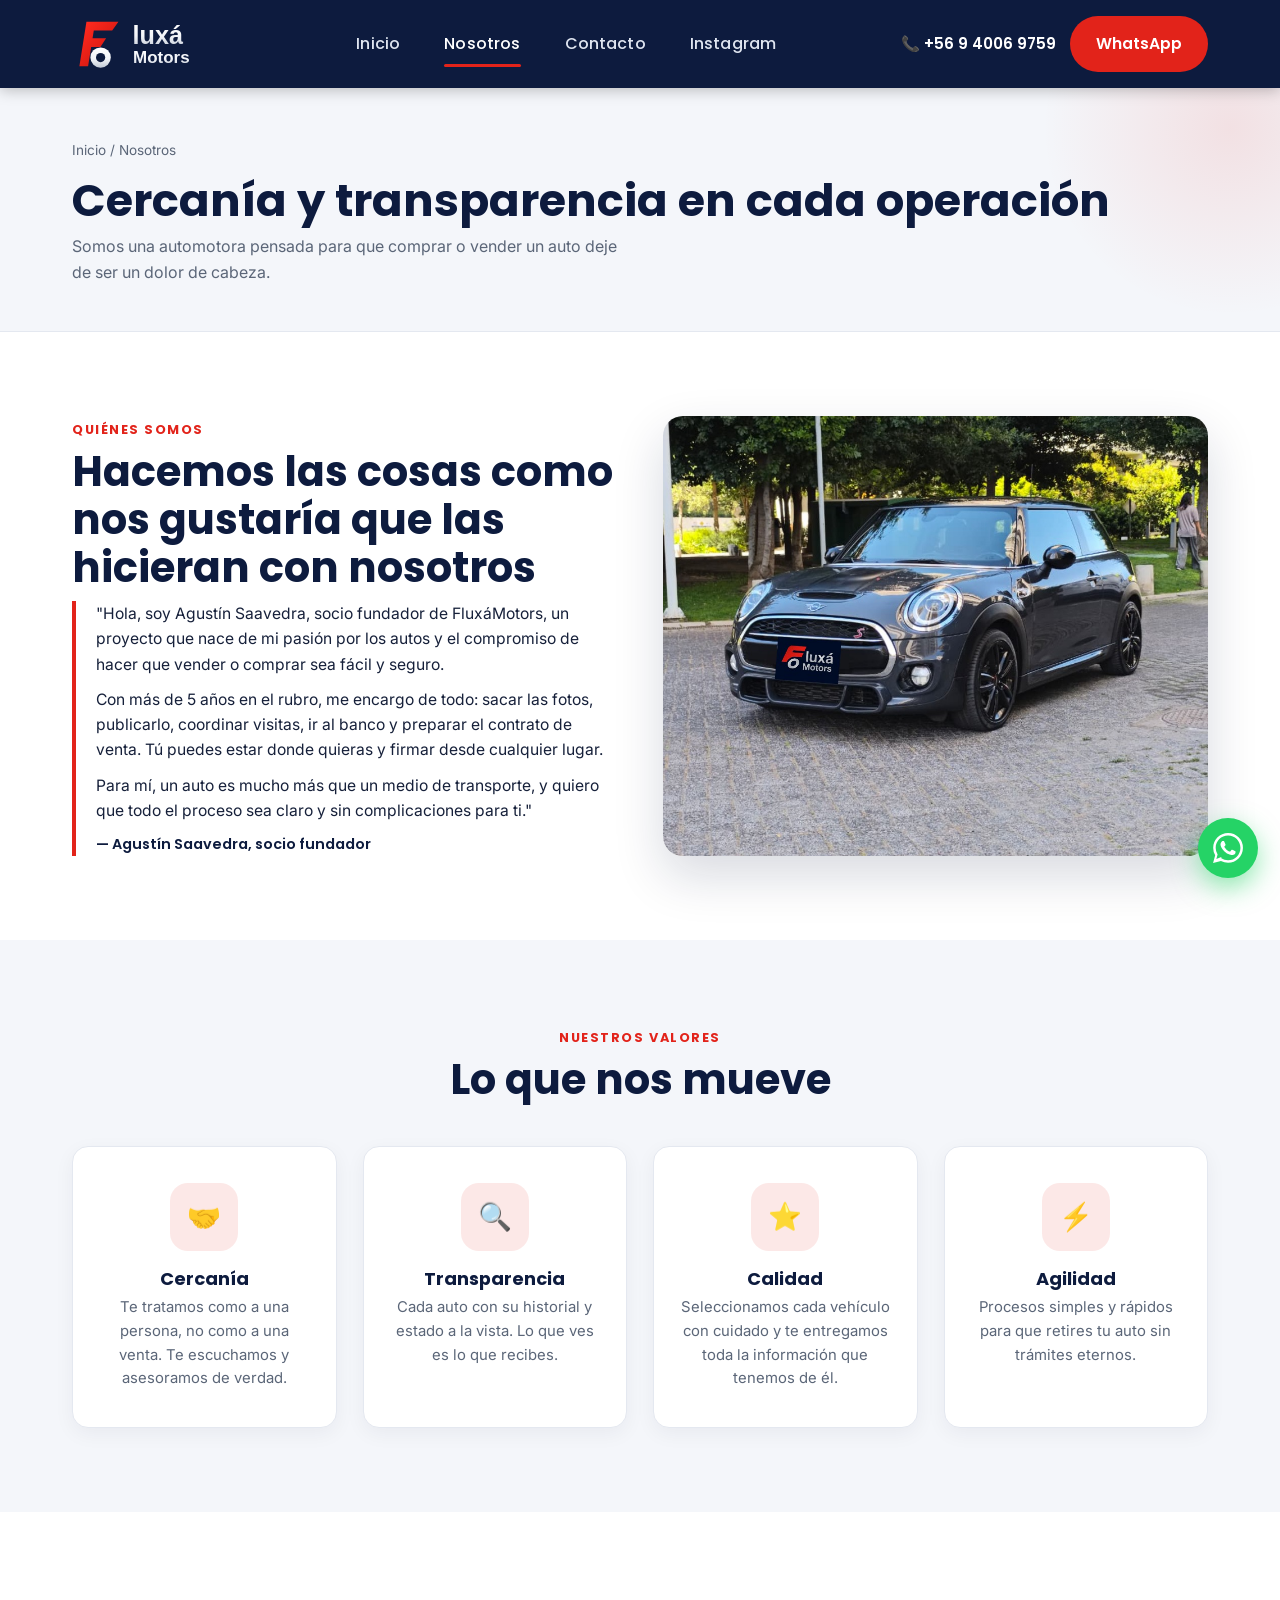
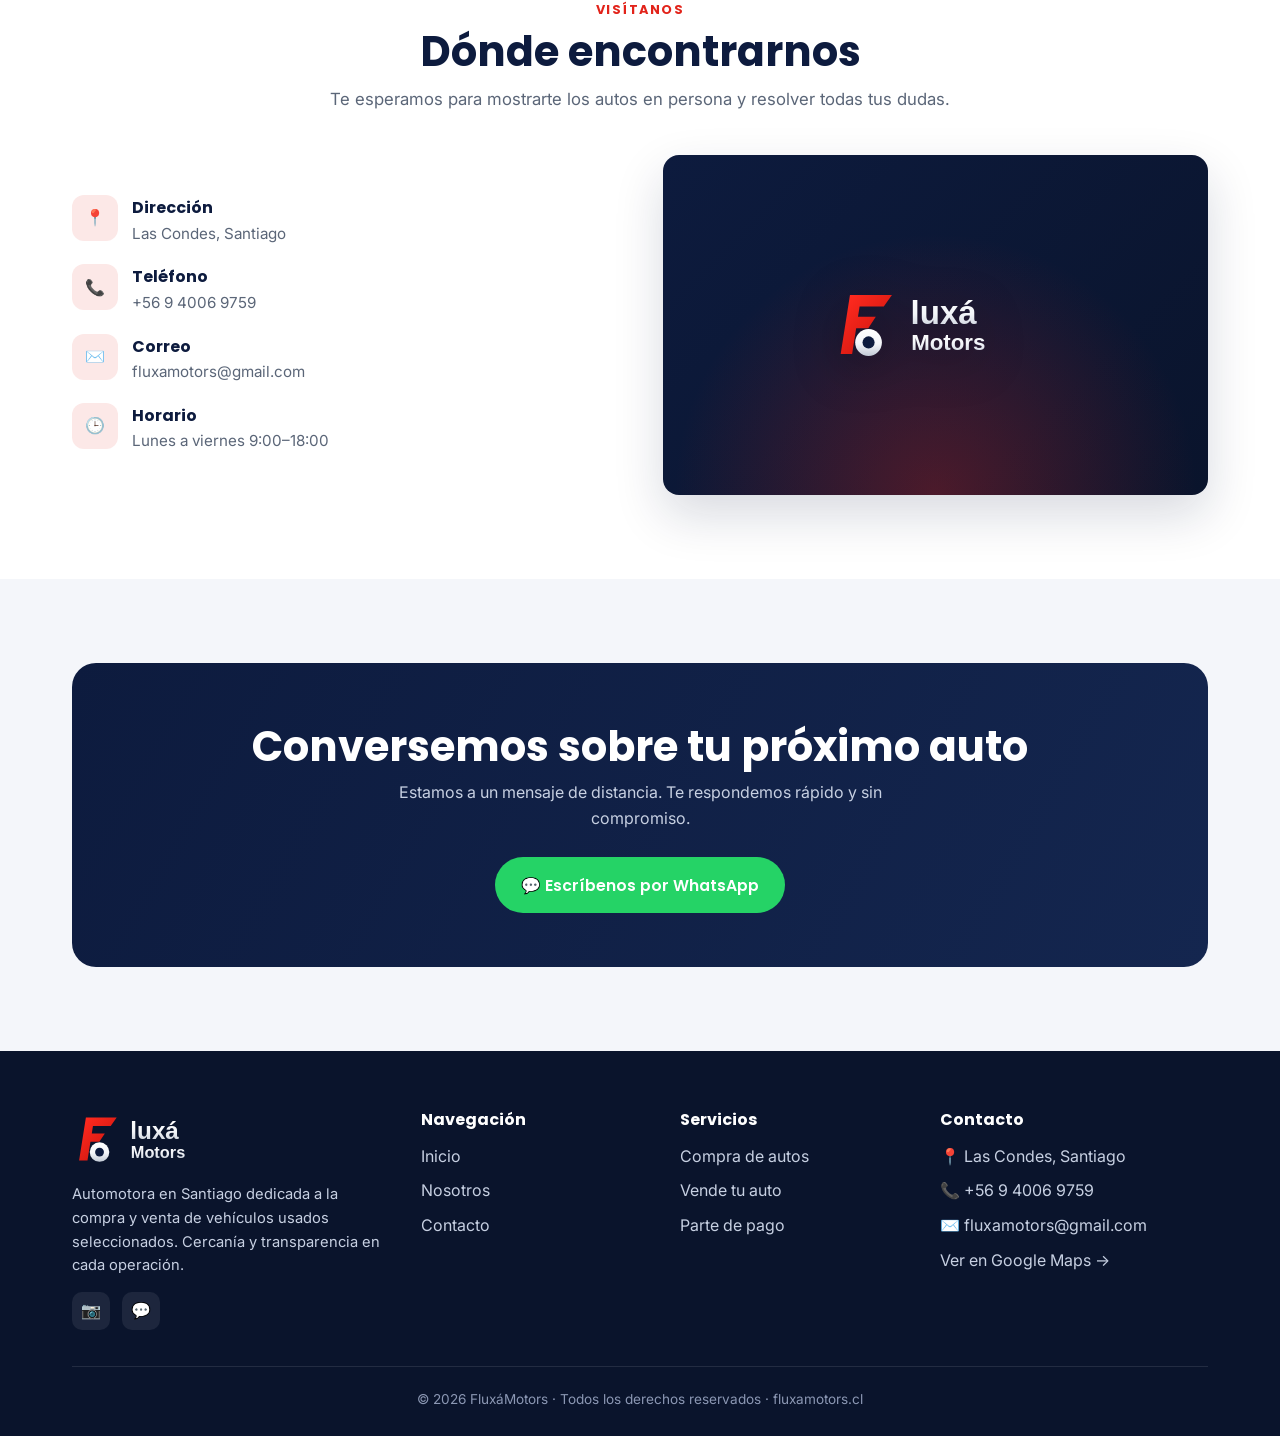
<file: nosotros.html>
<!DOCTYPE html>
<html lang="es">
<head>
<meta charset="UTF-8">
<meta name="viewport" content="width=device-width, initial-scale=1">
<meta name="google-site-verification" content="idxcSu2Uqe_HOJt-FXNfpXL3ZJxicrYe0417DFcEg44">
<title>Nosotros | FluxáMotors</title>
<meta name="description" content="Conoce a FluxáMotors: una automotora en Santiago que pone la cercanía y la transparencia primero. Autos seleccionados y atención de verdad.">
<link rel="canonical" href="https://www.fluxamotors.cl/nosotros.html">
<link rel="alternate" hreflang="es-CL" href="https://www.fluxamotors.cl/nosotros.html">
<link rel="alternate" hreflang="es" href="https://www.fluxamotors.cl/nosotros.html">
<link rel="alternate" hreflang="x-default" href="https://www.fluxamotors.cl/nosotros.html">
<meta name="geo.region" content="CL-RM">
<meta name="geo.placename" content="Las Condes, Santiago">
<meta name="author" content="FluxáMotors">
<meta name="robots" content="index, follow, max-snippet:-1, max-image-preview:large, max-video-preview:-1">

<meta property="og:type" content="website">
<meta property="og:title" content="Nosotros | FluxáMotors">
<meta property="og:description" content="Conoce a FluxáMotors: una automotora en Santiago que pone la cercanía y la transparencia primero. Autos seleccionados y atención de verdad.">
<meta property="og:image" content="https://www.fluxamotors.cl/og-nosotros.jpg">
<meta property="og:image:secure_url" content="https://www.fluxamotors.cl/og-nosotros.jpg">
<meta property="og:image:type" content="image/jpeg">
<meta property="og:image:width" content="1200">
<meta property="og:image:height" content="630">
<meta property="og:image:alt" content="Fluxá Motors — Te asesoramos como a un amigo">
<meta property="og:site_name" content="FluxáMotors">
<meta property="og:url" content="https://www.fluxamotors.cl/nosotros.html">
<meta property="og:locale" content="es_CL">

<meta name="twitter:card" content="summary_large_image">
<meta name="twitter:title" content="Nosotros | FluxáMotors">
<meta name="twitter:description" content="Conoce a FluxáMotors: una automotora en Santiago que pone la cercanía y la transparencia primero. Autos seleccionados y atención de verdad.">
<meta name="twitter:image" content="https://www.fluxamotors.cl/og-nosotros.jpg">
<meta name="twitter:image:alt" content="Fluxá Motors — Te asesoramos como a un amigo">

<link rel="icon" href="/favicon.ico" sizes="32x32">
<link rel="icon" href="/favicon.svg" type="image/svg+xml">
<link rel="icon" type="image/png" sizes="96x96" href="/favicon-96x96.png">
<link rel="apple-touch-icon" sizes="180x180" href="/apple-touch-icon.png">
<link rel="manifest" href="/site.webmanifest">
<meta name="theme-color" content="#0d1b3e">
<meta name="apple-mobile-web-app-title" content="FluxáMotors">
<meta name="application-name" content="FluxáMotors">
<meta name="msapplication-TileColor" content="#0d1b3e">
<link rel="preconnect" href="https://fonts.googleapis.com">
<link rel="preconnect" href="https://fonts.gstatic.com" crossorigin>
<link href="https://fonts.googleapis.com/css2?family=Inter:wght@400;500;600&family=Poppins:wght@500;600;700;800&display=swap" rel="stylesheet">
<link rel="stylesheet" href="styles.css">
<script type="application/ld+json">
{
  "@context": "https://schema.org",
  "@type": "AutoDealer",
  "name": "FluxáMotors",
  "image": "https://www.fluxamotors.cl/auto-fluxamotors.jpg",
  "logo": "https://www.fluxamotors.cl/web-app-manifest-512x512.png",
  "telephone": "+56940069759",
  "email": "fluxamotors@gmail.com",
  "priceRange": "$$",
  "address": {
    "@type": "PostalAddress",
    "addressLocality": "Las Condes",
    "addressRegion": "Santiago",
    "addressCountry": "CL"
  },
  "openingHoursSpecification": {
    "@type": "OpeningHoursSpecification",
    "dayOfWeek": ["Monday","Tuesday","Wednesday","Thursday","Friday"],
    "opens": "09:00",
    "closes": "18:00"
  },
  "sameAs": [
    "https://www.instagram.com/fluxamotors/",
    "https://maps.google.com/?cid=4480946695200721606"
  ],
  "url": "https://www.fluxamotors.cl/",
  "hasMap": "https://maps.google.com/?cid=4480946695200721606",
  "areaServed": [
    { "@type": "City", "name": "Las Condes" },
    { "@type": "City", "name": "Santiago" },
    { "@type": "AdministrativeArea", "name": "Región Metropolitana" },
    { "@type": "Country", "name": "Chile" }
  ],
  "currenciesAccepted": "CLP",
  "paymentAccepted": "Efectivo, Transferencia, Financiamiento automotriz",
  "knowsLanguage": "es-CL"
}
</script>
</head>
<body>

<header class="site-header">
  <div class="container nav">
    <a class="nav__logo" href="index.html"><img src="logo.svg" alt="FluxáMotors"></a>
    <ul class="nav__links">
      <li><a href="index.html">Inicio</a></li>
      <li><a class="active" href="nosotros.html">Nosotros</a></li>
      <li><a href="contacto.html">Contacto</a></li>
      <li><a href="https://www.instagram.com/fluxamotors/" target="_blank" rel="noopener">Instagram</a></li>
    </ul>
    <div class="nav__cta">
      <span class="nav__phone">📞 +56 9 4006 9759</span>
      <a class="btn btn--primary" href="https://wa.me/56940069759" target="_blank" rel="noopener">WhatsApp</a>
      <button class="nav__toggle" aria-label="Menú"><span></span><span></span><span></span></button>
    </div>
  </div>
</header>

<section class="pagehero">
  <div class="container">
    <div class="breadcrumb"><a href="index.html">Inicio</a> / Nosotros</div>
    <h1>Cercanía y transparencia en cada operación</h1>
    <p>Somos una automotora pensada para que comprar o vender un auto deje de ser un dolor de cabeza.</p>
  </div>
</section>

<section class="section">
  <div class="container split">
    <div>
      <span class="eyebrow">Quiénes somos</span>
      <h2>Hacemos las cosas como nos gustaría que las hicieran con nosotros</h2>
      <blockquote class="founder-quote" style="margin-top:0">
        <p>"Hola, soy Agustín Saavedra, socio fundador de FluxáMotors, un proyecto que nace de mi pasión por los autos y el compromiso de hacer que vender o comprar sea fácil y seguro.</p>
        <p>Con más de 5 años en el rubro, me encargo de todo: sacar las fotos, publicarlo, coordinar visitas, ir al banco y preparar el contrato de venta. Tú puedes estar donde quieras y firmar desde cualquier lugar.</p>
        <p>Para mí, un auto es mucho más que un medio de transporte, y quiero que todo el proceso sea claro y sin complicaciones para ti."</p>
        <footer>— Agustín Saavedra, socio fundador</footer>
      </blockquote>
    </div>
    <div>
      <img src="auto-nosotros.jpg" alt="Auto FluxáMotors" style="border-radius:20px;box-shadow:var(--shadow-lg);width:100%;height:440px;object-fit:cover">
    </div>
  </div>
</section>

<section class="section section--soft">
  <div class="container">
    <div class="center" style="margin-bottom:42px">
      <span class="eyebrow">Nuestros valores</span>
      <h2>Lo que nos mueve</h2>
    </div>
    <div class="trust">
      <div class="trust__item"><div class="trust__icon">🤝</div><h3>Cercanía</h3><p>Te tratamos como a una persona, no como a una venta. Te escuchamos y asesoramos de verdad.</p></div>
      <div class="trust__item"><div class="trust__icon">🔍</div><h3>Transparencia</h3><p>Cada auto con su historial y estado a la vista. Lo que ves es lo que recibes.</p></div>
      <div class="trust__item"><div class="trust__icon">⭐</div><h3>Calidad</h3><p>Seleccionamos cada vehículo con cuidado y te entregamos toda la información que tenemos de él.</p></div>
      <div class="trust__item"><div class="trust__icon">⚡</div><h3>Agilidad</h3><p>Procesos simples y rápidos para que retires tu auto sin trámites eternos.</p></div>
    </div>
  </div>
</section>

<section class="section">
  <div class="container">
    <div class="center" style="margin-bottom:42px">
      <span class="eyebrow">Visítanos</span>
      <h2>Dónde encontrarnos</h2>
      <p class="lead center">Te esperamos para mostrarte los autos en persona y resolver todas tus dudas.</p>
    </div>
    <div class="split">
      <ul class="infolist">
        <li><div class="ic">📍</div><div><b>Dirección</b><span>Las Condes, Santiago</span></div></li>
        <li><div class="ic">📞</div><div><b>Teléfono</b><span>+56 9 4006 9759</span></div></li>
        <li><div class="ic">✉️</div><div><b>Correo</b><span>fluxamotors@gmail.com</span></div></li>
        <li><div class="ic">🕒</div><div><b>Horario</b><span>Lunes a viernes 9:00–18:00</span></div></li>
      </ul>
      <div class="locationcard"><img src="logo.svg" alt="FluxáMotors" class="locationcard__logo"></div>
    </div>
  </div>
</section>

<section class="section section--soft">
  <div class="container">
    <div class="cta-band">
      <h2>Conversemos sobre tu próximo auto</h2>
      <p>Estamos a un mensaje de distancia. Te respondemos rápido y sin compromiso.</p>
      <a class="btn btn--wa" href="https://wa.me/56940069759" target="_blank" rel="noopener">💬 Escríbenos por WhatsApp</a>
    </div>
  </div>
</section>

<footer class="site-footer">
  <div class="container">
    <div class="footer__grid">
      <div>
        <img src="logo.svg" alt="FluxáMotors">
        <p>Automotora en Santiago dedicada a la compra y venta de vehículos usados seleccionados. Cercanía y transparencia en cada operación.</p>
        <div class="social"><a href="https://www.instagram.com/fluxamotors/" target="_blank" rel="noopener" aria-label="Instagram">📷</a><a href="https://wa.me/56940069759" aria-label="WhatsApp">💬</a></div>
      </div>
      <div><h4>Navegación</h4><ul><li><a href="index.html">Inicio</a></li><li><a href="nosotros.html">Nosotros</a></li><li><a href="contacto.html">Contacto</a></li></ul></div>
      <div><h4>Servicios</h4><ul><li><a href="https://wa.me/56940069759" target="_blank" rel="noopener">Compra de autos</a></li><li><a href="contacto.html">Vende tu auto</a></li><li><a href="contacto.html">Parte de pago</a></li></ul></div>
      <div><h4>Contacto</h4><ul><li>📍 Las Condes, Santiago</li><li>📞 +56 9 4006 9759</li><li>✉️ fluxamotors@gmail.com</li><li><a href="https://maps.google.com/?cid=4480946695200721606" target="_blank" rel="noopener">Ver en Google Maps →</a></li></ul></div>
    </div>
    <div class="footer__bottom">© 2026 FluxáMotors · Todos los derechos reservados · fluxamotors.cl</div>
  </div>
</footer>

<a class="wa-float" href="https://wa.me/56940069759" target="_blank" rel="noopener" aria-label="WhatsApp">
  <svg width="30" height="30" viewBox="0 0 24 24" fill="currentColor"><path d="M.057 24l1.687-6.163a11.867 11.867 0 01-1.587-5.946C.16 5.335 5.495 0 12.05 0a11.82 11.82 0 018.413 3.488 11.82 11.82 0 013.48 8.414c-.003 6.557-5.338 11.892-11.893 11.892a11.9 11.9 0 01-5.688-1.448L.057 24zm6.597-3.807c1.676.995 3.276 1.591 5.392 1.592 5.448 0 9.886-4.434 9.889-9.885.002-5.462-4.415-9.89-9.881-9.892-5.452 0-9.887 4.434-9.889 9.884a9.86 9.86 0 001.51 5.26l-.999 3.648 3.978-1.607zm11.387-5.464c-.074-.124-.272-.198-.57-.347-.297-.149-1.758-.868-2.031-.967-.272-.099-.47-.149-.669.149-.198.297-.768.967-.941 1.165-.173.198-.347.223-.644.074-.297-.149-1.255-.462-2.39-1.475-.883-.788-1.48-1.761-1.653-2.059-.173-.297-.018-.458.13-.606.134-.133.297-.347.446-.521.151-.172.2-.296.3-.495.099-.198.05-.372-.025-.521-.075-.148-.669-1.611-.916-2.206-.242-.579-.487-.501-.669-.51l-.57-.01c-.198 0-.52.074-.792.372s-1.04 1.016-1.04 2.479 1.065 2.876 1.213 3.074c.149.198 2.095 3.2 5.076 4.487.71.306 1.263.489 1.694.626.712.226 1.36.194 1.872.118.571-.085 1.758-.719 2.006-1.413.248-.695.248-1.29.173-1.414z"/></svg>
</a>

<script src="main.js"></script>
</body>
</html>
</file>
<file: styles.css>
/* ===== FluxáMotors – Design System ===== */
:root{
  --navy:#0d1b3e;        /* fondo logo */
  --navy-2:#0a142c;      /* navy más profundo */
  --navy-soft:#14264f;
  --red:#e2231a;
  --red-dark:#c8140d;
  --silver:#c2cad6;
  --silver-light:#eef1f6;
  --ink:#16203a;
  --muted:#5b6678;
  --paper:#ffffff;
  --bg-soft:#f4f6fa;
  --line:#e4e8f0;
  --radius:16px;
  --radius-sm:10px;
  --shadow:0 10px 30px rgba(13,27,62,.08);
  --shadow-lg:0 20px 50px rgba(13,27,62,.16);
  --maxw:1180px;
  --font-head:'Poppins',-apple-system,Segoe UI,Roboto,sans-serif;
  --font-body:'Inter',-apple-system,Segoe UI,Roboto,sans-serif;
}
*{box-sizing:border-box;margin:0;padding:0}
html{scroll-behavior:smooth}
body{font-family:var(--font-body);color:var(--ink);background:var(--paper);line-height:1.6;-webkit-font-smoothing:antialiased}
img{max-width:100%;display:block}
a{color:inherit;text-decoration:none}
h1,h2,h3,h4{font-family:var(--font-head);line-height:1.15;font-weight:700;color:var(--navy)}
.container{max-width:var(--maxw);margin:0 auto;padding:0 22px}
.section{padding:84px 0}
.section--soft{background:var(--bg-soft)}
.eyebrow{color:var(--red);font-weight:700;letter-spacing:.12em;text-transform:uppercase;font-size:.8rem;font-family:var(--font-head)}
.section h2{font-size:clamp(1.8rem,3.4vw,2.6rem);margin:.4rem 0 .6rem}
.section .lead{color:var(--muted);max-width:620px;font-size:1.05rem}
.center{text-align:center;margin-left:auto;margin-right:auto}

/* Buttons */
.btn{display:inline-flex;align-items:center;gap:.5rem;padding:.85rem 1.5rem;border-radius:999px;font-weight:600;font-family:var(--font-head);font-size:.98rem;transition:.18s ease;border:2px solid transparent;cursor:pointer}
.btn--primary{background:var(--red);color:#fff}
.btn--primary:hover{background:var(--red-dark);transform:translateY(-2px);box-shadow:0 8px 20px rgba(226,35,26,.35)}
.btn--ghost{background:transparent;color:#fff;border-color:rgba(255,255,255,.5)}
.btn--ghost:hover{background:#fff;color:var(--navy)}
.btn--dark{background:var(--navy);color:#fff}
.btn--dark:hover{background:var(--navy-soft);transform:translateY(-2px)}
.btn--wa{background:#25D366;color:#fff}
.btn--wa:hover{background:#1eb858;transform:translateY(-2px)}

/* Header */
.site-header{position:sticky;top:0;z-index:50;background:var(--navy);box-shadow:0 2px 14px rgba(0,0,0,.25)}
.nav{display:flex;align-items:center;justify-content:space-between;height:88px}
.nav__logo img{height:58px;width:auto}
.nav__links{display:flex;gap:44px;list-style:none;align-items:center}
.nav__links a{color:#dfe5f0;font-family:var(--font-head);font-weight:500;font-size:1rem;letter-spacing:.01em;transition:.15s}
.nav__links a:hover,.nav__links a.active{color:#fff}
.nav__links a.active{position:relative}
.nav__links a.active::after{content:"";position:absolute;left:0;right:0;bottom:-12px;height:3px;background:var(--red);border-radius:3px}
.nav__cta{display:flex;align-items:center;gap:14px}
.nav__phone{color:#fff;font-family:var(--font-head);font-weight:600;font-size:.95rem;display:flex;align-items:center;gap:7px}
.nav__toggle{display:none;background:none;border:0;cursor:pointer;flex-direction:column;gap:5px}
.nav__toggle span{width:26px;height:3px;background:#fff;border-radius:3px}

/* Hero */
.hero{position:relative;background:linear-gradient(180deg,#fff 0%,var(--bg-soft) 100%);color:var(--ink);overflow:hidden;border-bottom:1px solid var(--line)}
.hero::after{content:"";position:absolute;right:-160px;top:-120px;width:560px;height:560px;background:radial-gradient(circle,rgba(226,35,26,.12),transparent 70%);pointer-events:none}
.hero__inner{position:relative;z-index:1;display:grid;grid-template-columns:1.1fr .9fr;gap:40px;align-items:center;padding:60px 0 76px}
.hero h1{color:var(--navy);font-size:clamp(2.2rem,4.8vw,3.6rem);line-height:1.08}
.hero h1 .accent{color:var(--red)}
.hero p{color:var(--muted);font-size:1.15rem;margin:1.1rem 0 1.8rem;max-width:520px}
.hero__actions{display:flex;gap:14px;flex-wrap:wrap}
.hero__art{position:relative;z-index:2}
.hero__art img{border-radius:20px;box-shadow:-18px 18px 0 0 var(--navy),0 20px 50px rgba(13,27,62,.18);display:block;width:100%;height:460px;object-fit:cover}
.hero__badges{display:flex;gap:26px;margin-top:34px;flex-wrap:wrap}
.hero__badge{display:flex;align-items:center;gap:10px;color:var(--muted);font-size:.92rem}
.hero__badge b{color:var(--navy);font-family:var(--font-head)}

/* Search bar */
.searchbar{background:#fff;border-radius:var(--radius);box-shadow:var(--shadow-lg);padding:18px;display:grid;grid-template-columns:1fr 1fr 1fr auto;gap:12px;margin-top:-44px;position:relative;z-index:5}
.searchbar label{font-size:.72rem;font-weight:700;color:var(--muted);text-transform:uppercase;letter-spacing:.05em;display:block;margin-bottom:5px}
.searchbar select,.searchbar input{width:100%;border:1px solid var(--line);border-radius:var(--radius-sm);padding:.7rem .8rem;font-family:var(--font-body);font-size:.95rem;background:#fff;color:var(--ink)}
.searchbar .field{display:flex;flex-direction:column;justify-content:flex-end}

/* Trust badges row */
.trust{display:grid;grid-template-columns:repeat(4,1fr);gap:26px}
.trust--3{grid-template-columns:repeat(3,1fr);max-width:980px;margin:0 auto}
.trust__item{text-align:center;padding:36px 24px;background:#fff;border:1px solid var(--line);border-radius:var(--radius);transition:.2s;box-shadow:0 6px 20px rgba(13,27,62,.05)}
.trust__item:hover{transform:translateY(-5px);box-shadow:var(--shadow)}
.trust__icon{width:68px;height:68px;border-radius:18px;display:grid;place-items:center;margin:0 auto 18px;background:rgba(226,35,26,.1);color:var(--red);font-size:1.7rem}
.trust__icon--navy{background:rgba(13,27,62,.08);color:var(--navy)}
.trust__icon--gold{background:rgba(245,166,35,.14);color:#c9881d}
.trust__item h3{font-size:1.12rem;margin-bottom:.4rem}
.trust__item p{color:var(--muted);font-size:.93rem}

/* Car grid */
.grid{display:grid;grid-template-columns:repeat(3,1fr);gap:26px}
.car{background:#fff;border:1px solid var(--line);border-radius:var(--radius);overflow:hidden;transition:.2s;display:flex;flex-direction:column}
.car:hover{transform:translateY(-5px);box-shadow:var(--shadow-lg)}
.car__media{position:relative;aspect-ratio:16/10;background:#dfe4ee;overflow:hidden}
.car__media img{width:100%;height:100%;object-fit:cover}
.car__tag{position:absolute;top:12px;left:12px;background:var(--red);color:#fff;font-family:var(--font-head);font-weight:600;font-size:.74rem;padding:.3rem .7rem;border-radius:999px}
.car__body{padding:18px 18px 20px;display:flex;flex-direction:column;flex:1}
.car__title{font-family:var(--font-head);font-weight:600;font-size:1.12rem;color:var(--navy)}
.car__year{color:var(--muted);font-size:.9rem;margin-bottom:.7rem}
.car__specs{display:flex;gap:14px;color:var(--muted);font-size:.83rem;flex-wrap:wrap;margin-bottom:1rem}
.car__specs span{display:flex;align-items:center;gap:5px}
.car__price{font-family:var(--font-head);font-weight:700;font-size:1.4rem;color:var(--navy);margin-top:auto}
.car__cta{margin-top:14px}
.car__cta .btn{width:100%;justify-content:center}

/* Steps */
.steps{display:grid;grid-template-columns:repeat(3,1fr);gap:30px;counter-reset:step}
.step{position:relative;padding:28px;background:#fff;border-radius:var(--radius);border:1px solid var(--line)}
.step__num{width:42px;height:42px;border-radius:12px;background:var(--navy);color:#fff;font-family:var(--font-head);font-weight:700;display:grid;place-items:center;margin-bottom:14px}
.step h3{font-size:1.12rem;margin-bottom:.35rem}
.step p{color:var(--muted);font-size:.95rem}

/* CTA band */
.cta-band{background:linear-gradient(120deg,var(--navy),var(--navy-soft));color:#fff;border-radius:24px;padding:54px;text-align:center}
.cta-band h2{color:#fff}
.cta-band p{color:#c7d0e2;max-width:560px;margin:.6rem auto 1.6rem}

/* Testimonials */
.quotes{display:grid;grid-template-columns:repeat(3,1fr);gap:24px}
.quote{background:#fff;border:1px solid var(--line);border-radius:var(--radius);padding:28px}
.quote__stars{color:#f5a623;margin-bottom:.6rem;letter-spacing:2px}
.quote p{font-size:.98rem;color:var(--ink)}
.quote__author{margin-top:16px;display:flex;align-items:center;gap:12px}
.quote__avatar{width:42px;height:42px;border-radius:50%;background:var(--navy);color:#fff;display:grid;place-items:center;font-family:var(--font-head);font-weight:600}
.quote__author b{font-family:var(--font-head);color:var(--navy);font-size:.95rem}
.quote__author span{display:block;color:var(--muted);font-size:.82rem}

/* Forms */
.form{display:grid;gap:16px}
.form .row{display:grid;grid-template-columns:1fr 1fr;gap:16px}
.form label{font-weight:600;font-size:.88rem;color:var(--navy);margin-bottom:5px;display:block;font-family:var(--font-head)}
.form input,.form select,.form textarea{width:100%;border:1px solid var(--line);border-radius:var(--radius-sm);padding:.8rem .9rem;font-family:var(--font-body);font-size:.96rem}
.form textarea{min-height:120px;resize:vertical}

/* Founder quote */
.founder-quote{border-left:4px solid var(--red);padding-left:20px;margin-top:24px}
.founder-quote p{color:var(--ink);font-size:.98rem;margin-bottom:.65rem}
.founder-quote footer{font-family:var(--font-head);font-weight:600;color:var(--navy);font-size:.9rem;margin-top:.3rem}

/* Info cards (contacto/nosotros) */
.split{display:grid;grid-template-columns:1fr 1fr;gap:46px;align-items:center}
.infolist{list-style:none;display:grid;gap:18px}
.infolist li{display:flex;gap:14px;align-items:flex-start}
.infolist .ic{width:46px;height:46px;border-radius:12px;background:rgba(226,35,26,.1);color:var(--red);display:grid;place-items:center;flex:none}
.infolist b{font-family:var(--font-head);color:var(--navy);display:block}
.infolist span{color:var(--muted);font-size:.95rem}

.locationcard{width:100%;height:340px;display:flex;align-items:center;justify-content:center;background:linear-gradient(135deg,var(--navy),var(--navy-2));border-radius:16px;box-shadow:var(--shadow-lg);position:relative;overflow:hidden}
.locationcard::before{content:'';position:absolute;inset:0;background:radial-gradient(circle at 50% 100%,rgba(226,35,26,.3),transparent 60%)}
.locationcard__logo{width:210px;height:auto;position:relative;z-index:1;filter:drop-shadow(0 10px 24px rgba(0,0,0,.35))}

/* Page hero (interior) */
.pagehero{position:relative;background:var(--bg-soft);padding:52px 0 46px;overflow:hidden;border-bottom:1px solid var(--line)}
.pagehero::after{content:"";position:absolute;right:-140px;top:-150px;width:380px;height:380px;background:radial-gradient(circle,rgba(226,35,26,.10),transparent 70%);pointer-events:none}
.pagehero .container{position:relative;z-index:1}
.pagehero h1{color:var(--navy);font-size:clamp(1.9rem,4vw,2.8rem)}
.pagehero p{color:var(--muted);margin-top:.5rem;max-width:560px}
.breadcrumb{color:var(--muted);font-size:.85rem;margin-bottom:.8rem}
.breadcrumb a:hover{color:var(--red)}

/* Filter bar (inventario) */
.filters{display:flex;gap:12px;flex-wrap:wrap;background:#fff;border:1px solid var(--line);border-radius:var(--radius);padding:16px;box-shadow:var(--shadow)}
.filters select,.filters input{border:1px solid var(--line);border-radius:var(--radius-sm);padding:.65rem .8rem;font-family:var(--font-body);font-size:.92rem;min-width:150px;flex:1}

/* Footer */
.site-footer{background:var(--navy-2);color:#c7d0e2;padding:60px 0 26px}
.footer__grid{display:grid;grid-template-columns:1.4fr 1fr 1fr 1.2fr;gap:36px;padding-bottom:36px;border-bottom:1px solid rgba(255,255,255,.1)}
.footer__grid img{height:56px;margin-bottom:16px}
.footer__grid h4{color:#fff;font-size:1rem;margin-bottom:14px}
.footer__grid ul{list-style:none;display:grid;gap:9px}
.footer__grid a:hover{color:#fff}
.footer__grid p{font-size:.92rem}
.social{display:flex;gap:12px;margin-top:14px}
.social a{width:38px;height:38px;border-radius:10px;background:rgba(255,255,255,.08);display:grid;place-items:center;transition:.18s}
.social a:hover{background:var(--red)}
.footer__bottom{text-align:center;padding-top:22px;font-size:.85rem;color:#8b97b3}

/* WhatsApp float */
.wa-float{position:fixed;right:22px;bottom:22px;z-index:60;background:#25D366;color:#fff;width:60px;height:60px;border-radius:50%;display:grid;place-items:center;box-shadow:0 10px 26px rgba(37,211,102,.5);transition:.2s;animation:wapulse 2.4s infinite}
.wa-float:hover{transform:scale(1.08)}
@keyframes wapulse{0%{box-shadow:0 0 0 0 rgba(37,211,102,.5)}70%{box-shadow:0 0 0 16px rgba(37,211,102,0)}100%{box-shadow:0 0 0 0 rgba(37,211,102,0)}}

/* Responsive */
@media(max-width:960px){
  .hero__inner{grid-template-columns:1fr;padding:56px 0 70px}
  .hero__art{display:none}
  .trust,.grid,.steps,.quotes{grid-template-columns:1fr 1fr}
  .footer__grid{grid-template-columns:1fr 1fr}
  .split{grid-template-columns:1fr;gap:30px}
  .searchbar{grid-template-columns:1fr 1fr}
}
@media(max-width:680px){
  .nav__links{position:fixed;inset:88px 0 auto 0;background:var(--navy);flex-direction:column;padding:20px 22px;gap:18px;display:none;border-top:1px solid rgba(255,255,255,.1)}
  .nav__links.open{display:flex}
  .nav__toggle{display:flex}
  .nav__phone{display:none}
  .trust,.grid,.steps,.quotes,.searchbar,.form .row{grid-template-columns:1fr}
  .footer__grid{grid-template-columns:1fr}
  .section{padding:56px 0}
  .cta-band{padding:36px 22px}
}
</file>
